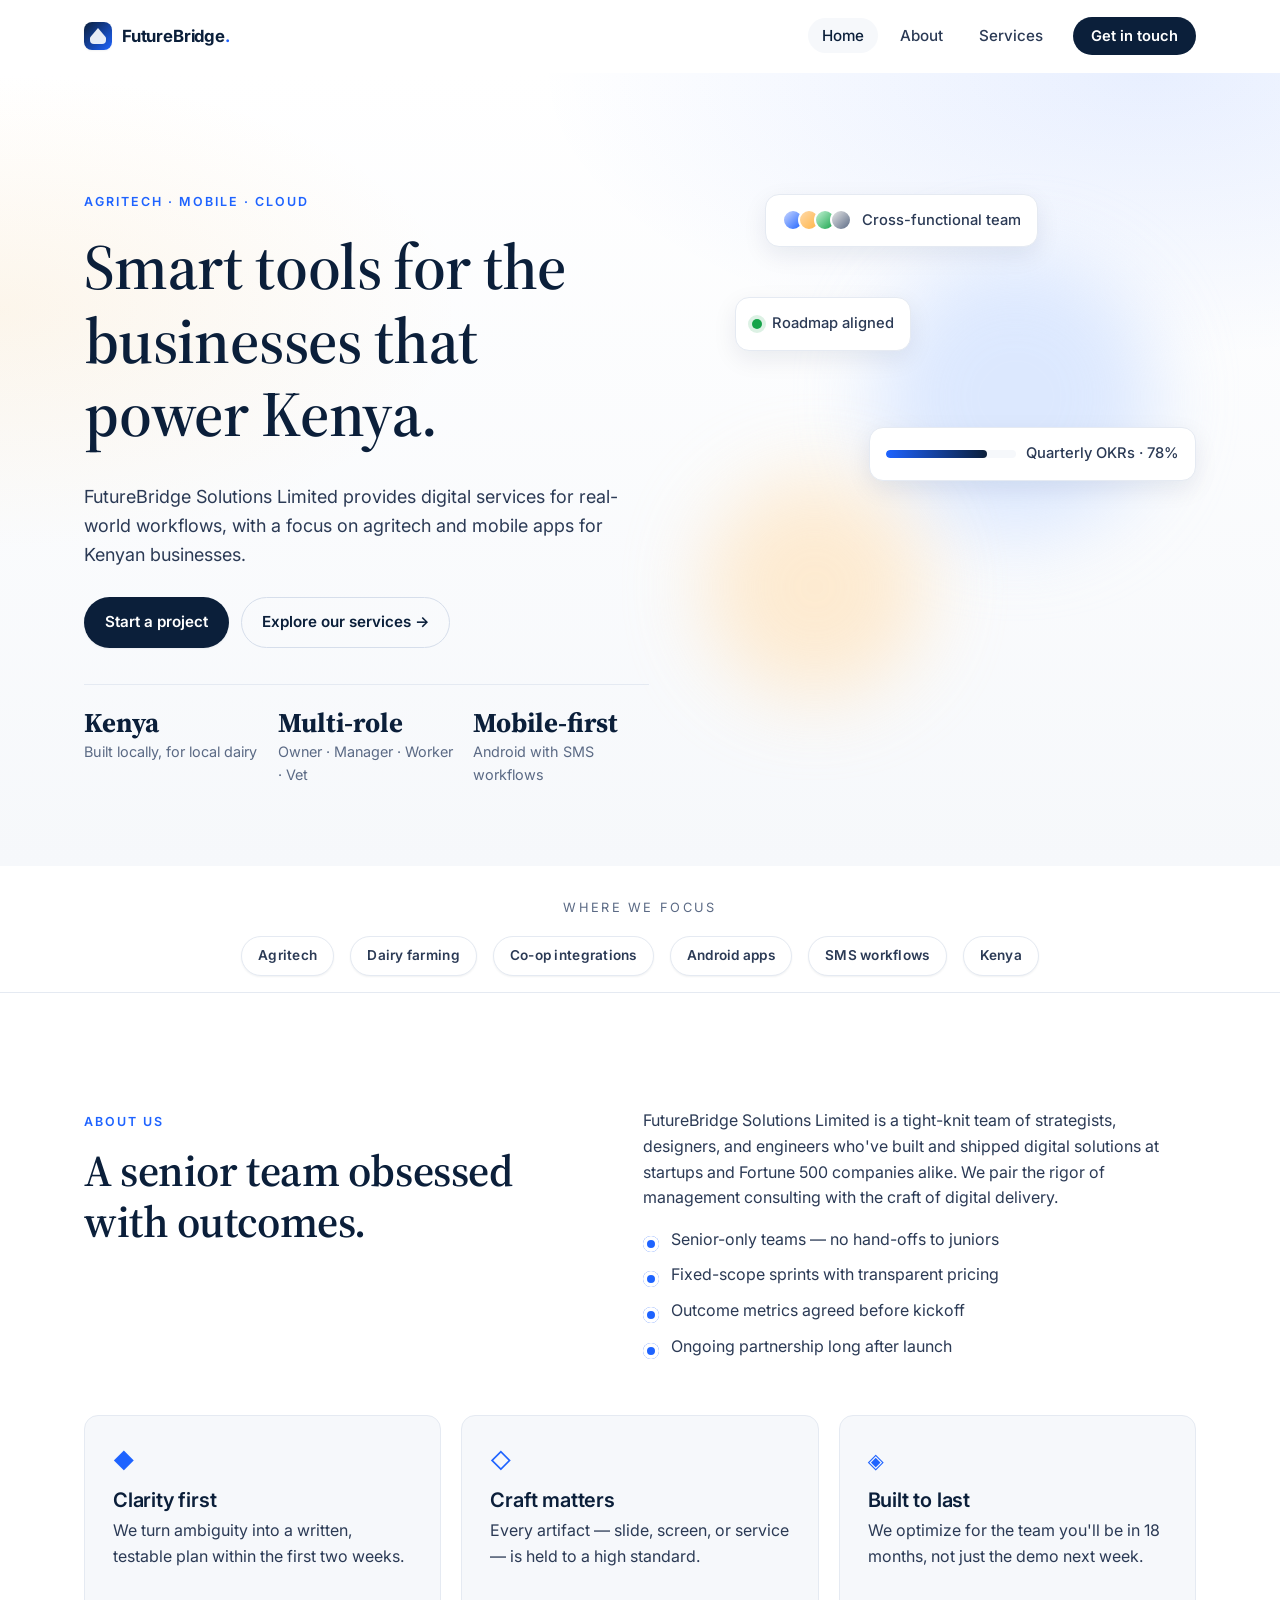
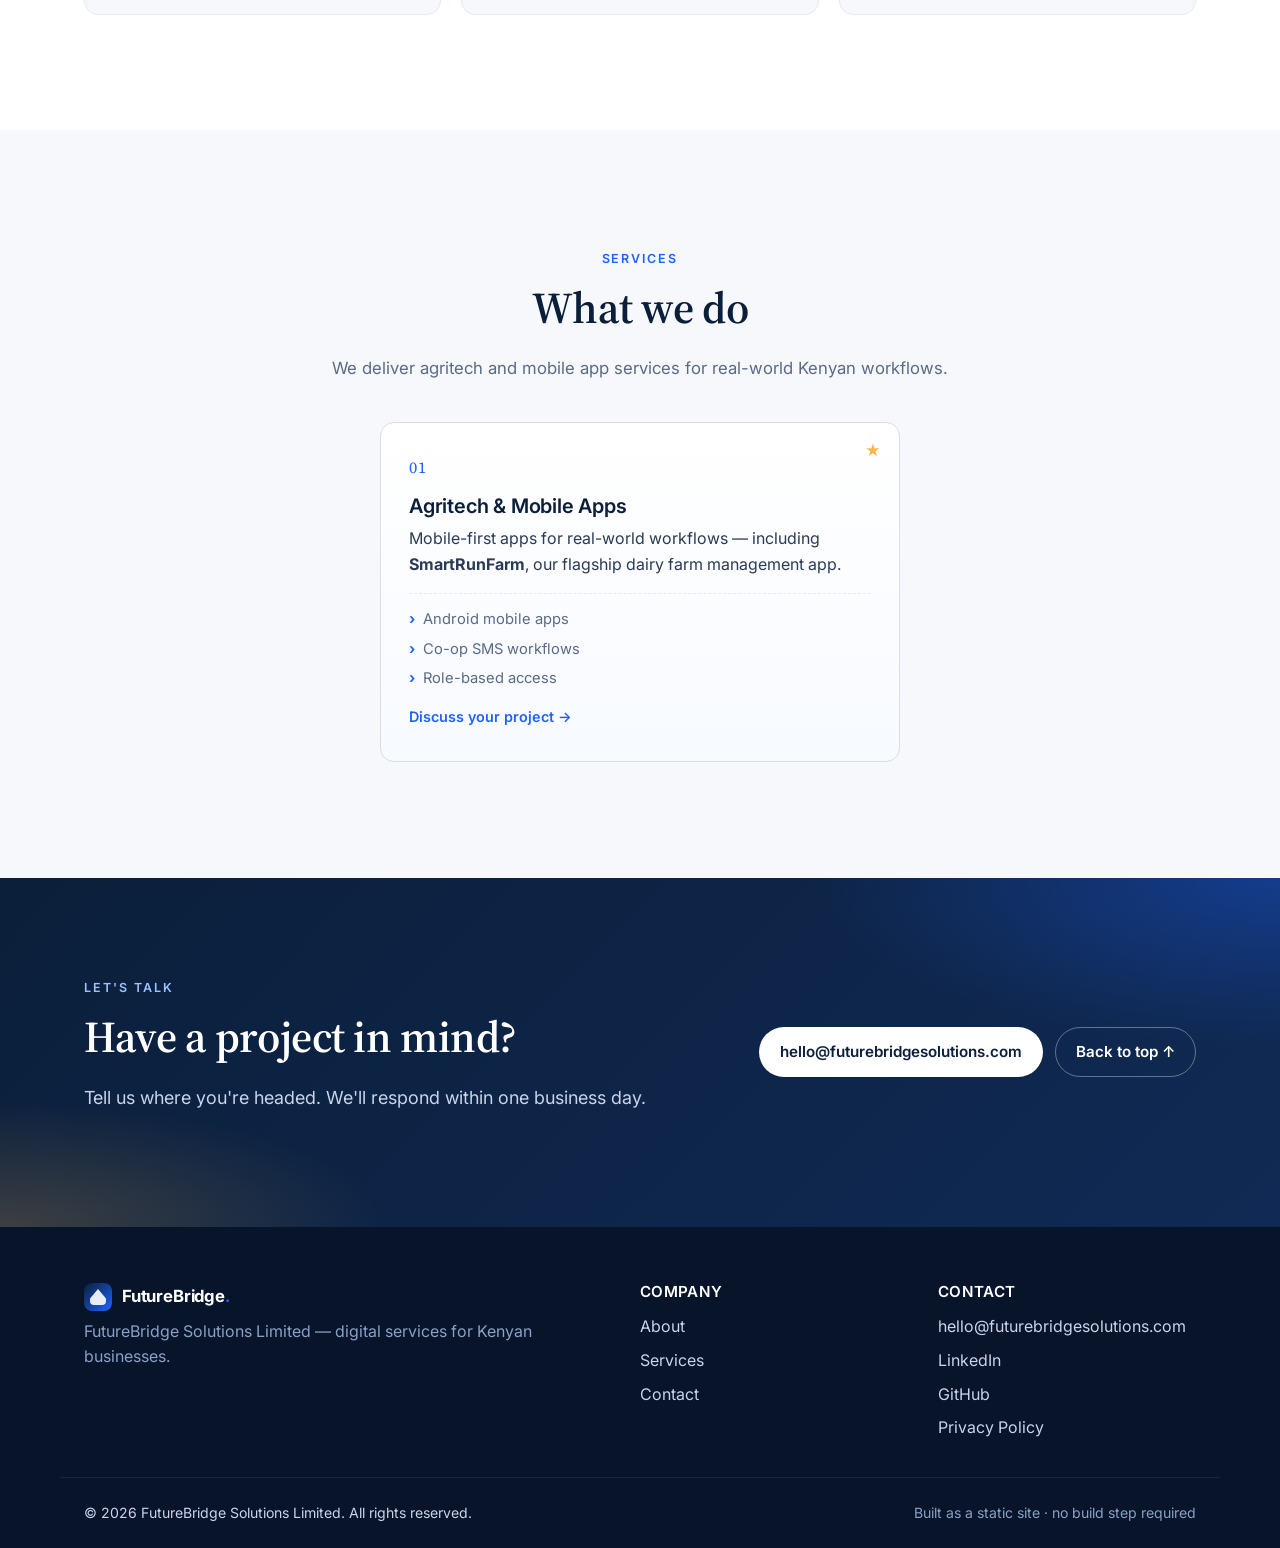
<file: index.html>
<!DOCTYPE html>
<html lang="en">
<head>
  <meta charset="UTF-8" />
  <meta name="viewport" content="width=device-width, initial-scale=1.0" />
  <meta name="description" content="FutureBridge Solutions Limited — Kenya-based digital services for agritech and mobile workflows." />
  <meta name="theme-color" content="#0b1f3a" />
  <title>FutureBridge Solutions Limited — Smart tools for Kenyan businesses</title>
  <link rel="icon" type="image/svg+xml" href="assets/favicon.svg" />
  <link rel="preconnect" href="https://fonts.googleapis.com" />
  <link rel="preconnect" href="https://fonts.gstatic.com" crossorigin />
  <link href="https://fonts.googleapis.com/css2?family=Inter:wght@400;500;600;700;800&family=Source+Serif+4:opsz,wght@8..60,500;8..60,600&display=swap" rel="stylesheet" />
  <link rel="stylesheet" href="styles.css" />
</head>
<body>
  <a class="skip-link" href="#main">Skip to content</a>

  <header class="site-header" id="siteHeader">
    <div class="container nav-wrap">
      <a class="brand" href="#home" aria-label="FutureBridge Solutions Limited home">
        <span class="brand-mark" aria-hidden="true"></span>
        <span class="brand-name">FutureBridge<span class="brand-dot">.</span></span>
      </a>

      <button class="nav-toggle" id="navToggle" aria-expanded="false" aria-controls="primaryNav" aria-label="Toggle navigation">
        <span></span><span></span><span></span>
      </button>

      <nav class="primary-nav" id="primaryNav" aria-label="Primary">
        <ul>
          <li><a href="#home" class="nav-link">Home</a></li>
          <li><a href="#about" class="nav-link">About</a></li>
          <li><a href="#services" class="nav-link">Services</a></li>
          <li><a href="#contact" class="nav-cta">Get in touch</a></li>
        </ul>
      </nav>
    </div>
  </header>

  <main id="main">
    <!-- HERO -->
    <section class="hero" id="home">
      <div class="container hero-grid">
        <div class="hero-content reveal">
          <p class="eyebrow">Agritech · Mobile · Cloud</p>
          <h1>Smart tools for the businesses that power Kenya.</h1>
          <p class="lead">
            FutureBridge Solutions Limited provides digital services for real-world workflows,
            with a focus on agritech and mobile apps for Kenyan businesses.
          </p>
          <div class="hero-cta">
            <a href="#contact" class="btn btn-primary">Start a project</a>
            <a href="#services" class="btn btn-ghost">Explore our services →</a>
          </div>

          <div class="hero-stats" aria-label="Company highlights">
            <div><strong>Kenya</strong><span>Built locally, for local dairy</span></div>
            <div><strong>Multi-role</strong><span>Owner · Manager · Worker · Vet</span></div>
            <div><strong>Mobile-first</strong><span>Android with SMS workflows</span></div>
          </div>
        </div>

        <div class="hero-visual reveal" aria-hidden="true">
          <div class="orb orb-1"></div>
          <div class="orb orb-2"></div>
          <div class="card-stack">
            <div class="float-card card-a">
              <div class="dot dot-green"></div>
              <span>Roadmap aligned</span>
            </div>
            <div class="float-card card-b">
              <div class="bar"><i style="width:78%"></i></div>
              <span>Quarterly OKRs · 78%</span>
            </div>
            <div class="float-card card-c">
              <div class="avatars">
                <span></span><span></span><span></span><span></span>
              </div>
              <span>Cross-functional team</span>
            </div>
          </div>
        </div>
      </div>
    </section>

    <!-- FOCUS STRIP -->
    <section class="logos" aria-label="What we focus on">
      <div class="container">
        <p class="logos-label">Where we focus</p>
        <ul class="logo-row focus-chips">
          <li>Agritech</li>
          <li>Dairy farming</li>
          <li>Co-op integrations</li>
          <li>Android apps</li>
          <li>SMS workflows</li>
          <li>Kenya</li>
        </ul>
      </div>
    </section>

    <!-- ABOUT -->
    <section class="section about" id="about">
      <div class="container about-grid">
        <div class="section-head reveal">
          <p class="eyebrow">About us</p>
          <h2>A senior team obsessed with outcomes.</h2>
        </div>
        <div class="about-body reveal">
          <p>
            FutureBridge Solutions Limited is a tight-knit team of strategists, designers, and
            engineers who've built and shipped digital solutions at startups and Fortune 500 companies alike.
            We pair the rigor of management consulting with the craft of digital delivery.
          </p>
          <ul class="check-list">
            <li>Senior-only teams — no hand-offs to juniors</li>
            <li>Fixed-scope sprints with transparent pricing</li>
            <li>Outcome metrics agreed before kickoff</li>
            <li>Ongoing partnership long after launch</li>
          </ul>
        </div>
      </div>

      <div class="container values">
        <div class="value-card reveal">
          <div class="value-icon">◆</div>
          <h3>Clarity first</h3>
          <p>We turn ambiguity into a written, testable plan within the first two weeks.</p>
        </div>
        <div class="value-card reveal">
          <div class="value-icon">◇</div>
          <h3>Craft matters</h3>
          <p>Every artifact — slide, screen, or service — is held to a high standard.</p>
        </div>
        <div class="value-card reveal">
          <div class="value-icon">◈</div>
          <h3>Built to last</h3>
          <p>We optimize for the team you'll be in 18 months, not just the demo next week.</p>
        </div>
      </div>
    </section>

    <!-- SERVICES -->
    <section class="section services" id="services">
      <div class="container">
        <div class="section-head center reveal">
          <p class="eyebrow">Services</p>
          <h2>What we do</h2>
          <p class="section-sub">
            We deliver agritech and mobile app services for real-world Kenyan workflows.
          </p>
        </div>

        <div class="service-grid service-grid--single">
          <article class="service-card reveal service-card-feature">
            <div class="service-num">01</div>
            <h3>Agritech &amp; Mobile Apps</h3>
            <p>Mobile-first apps for real-world workflows — including <strong>SmartRunFarm</strong>, our flagship dairy farm management app.</p>
            <ul>
              <li>Android mobile apps</li>
              <li>Co-op SMS workflows</li>
              <li>Role-based access</li>
            </ul>
            <a href="#contact" class="service-link">Discuss your project →</a>
          </article>
        </div>
      </div>
    </section>

    <!-- CTA / CONTACT -->
    <section class="cta" id="contact">
      <div class="container cta-inner reveal">
        <div>
          <p class="eyebrow light">Let's talk</p>
          <h2>Have a project in mind?</h2>
          <p class="lead">
            Tell us where you're headed. We'll respond within one business day.
          </p>
        </div>
        <div class="cta-actions">
          <a class="btn btn-primary" href="mailto:hello@futurebridgesolutions.com">hello@futurebridgesolutions.com</a>
          <a class="btn btn-ghost light" href="#home">Back to top ↑</a>
        </div>
      </div>
    </section>
  </main>

  <footer class="site-footer">
    <div class="container footer-grid">
      <div>
        <div class="brand">
          <span class="brand-mark" aria-hidden="true"></span>
          <span class="brand-name">FutureBridge<span class="brand-dot">.</span></span>
        </div>
        <p class="muted">FutureBridge Solutions Limited — digital services for Kenyan businesses.</p>
      </div>
      <div>
        <h4>Company</h4>
        <ul>
          <li><a href="#about">About</a></li>
          <li><a href="#services">Services</a></li>
          <li><a href="#contact">Contact</a></li>
        </ul>
      </div>
      <div>
        <h4>Contact</h4>
        <ul>
          <li><a href="mailto:hello@futurebridgesolutions.com">hello@futurebridgesolutions.com</a></li>
          <li><a href="https://www.linkedin.com/company/smartrunfarm/?viewAsMember=true" rel="noopener">LinkedIn</a></li>
          <li><a href="https://github.com/kahuhu25" rel="noopener">GitHub</a></li>
          <li><a href="privacy.html">Privacy Policy</a></li>
        </ul>
      </div>
    </div>
    <div class="container footer-bottom">
      <span>© <span id="year"></span> FutureBridge Solutions Limited. All rights reserved.</span>
      <span class="muted">Built as a static site · no build step required</span>
    </div>
  </footer>

  <script src="script.js" defer></script>
</body>
</html>
</file>
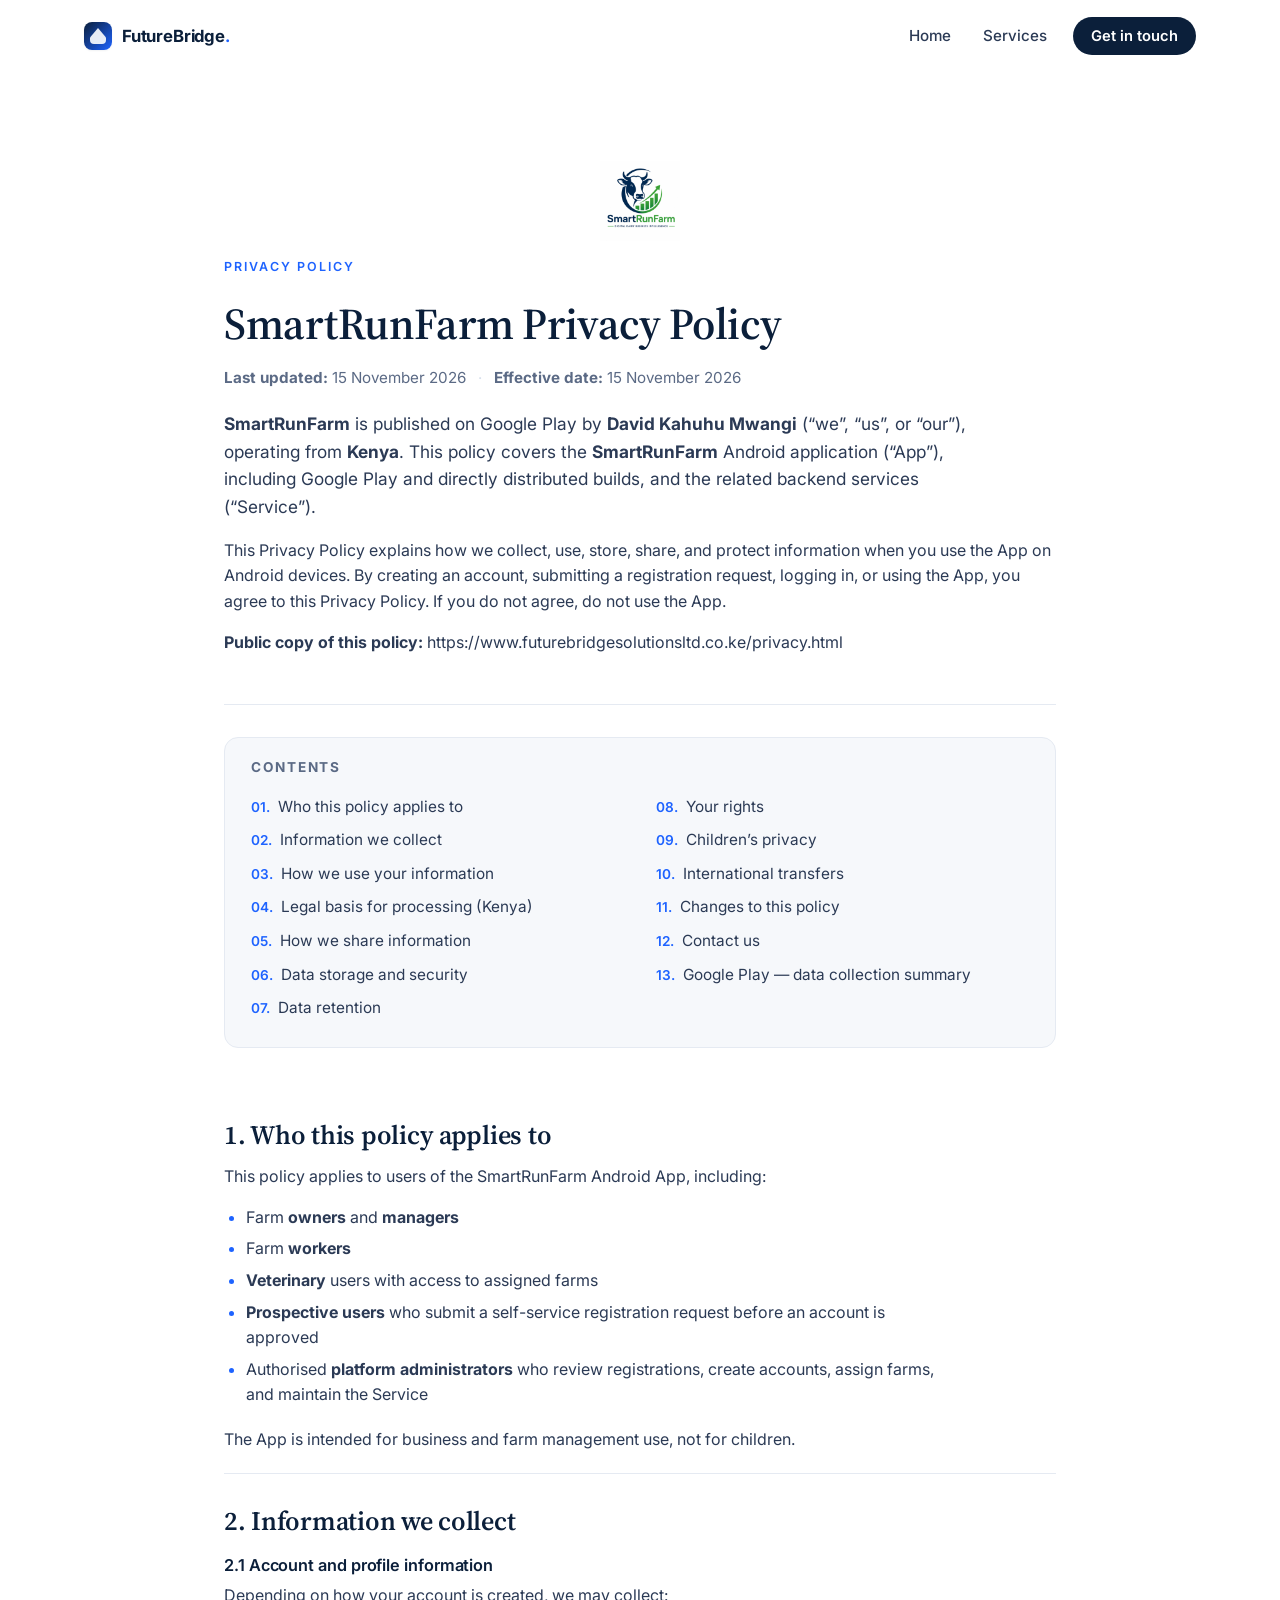
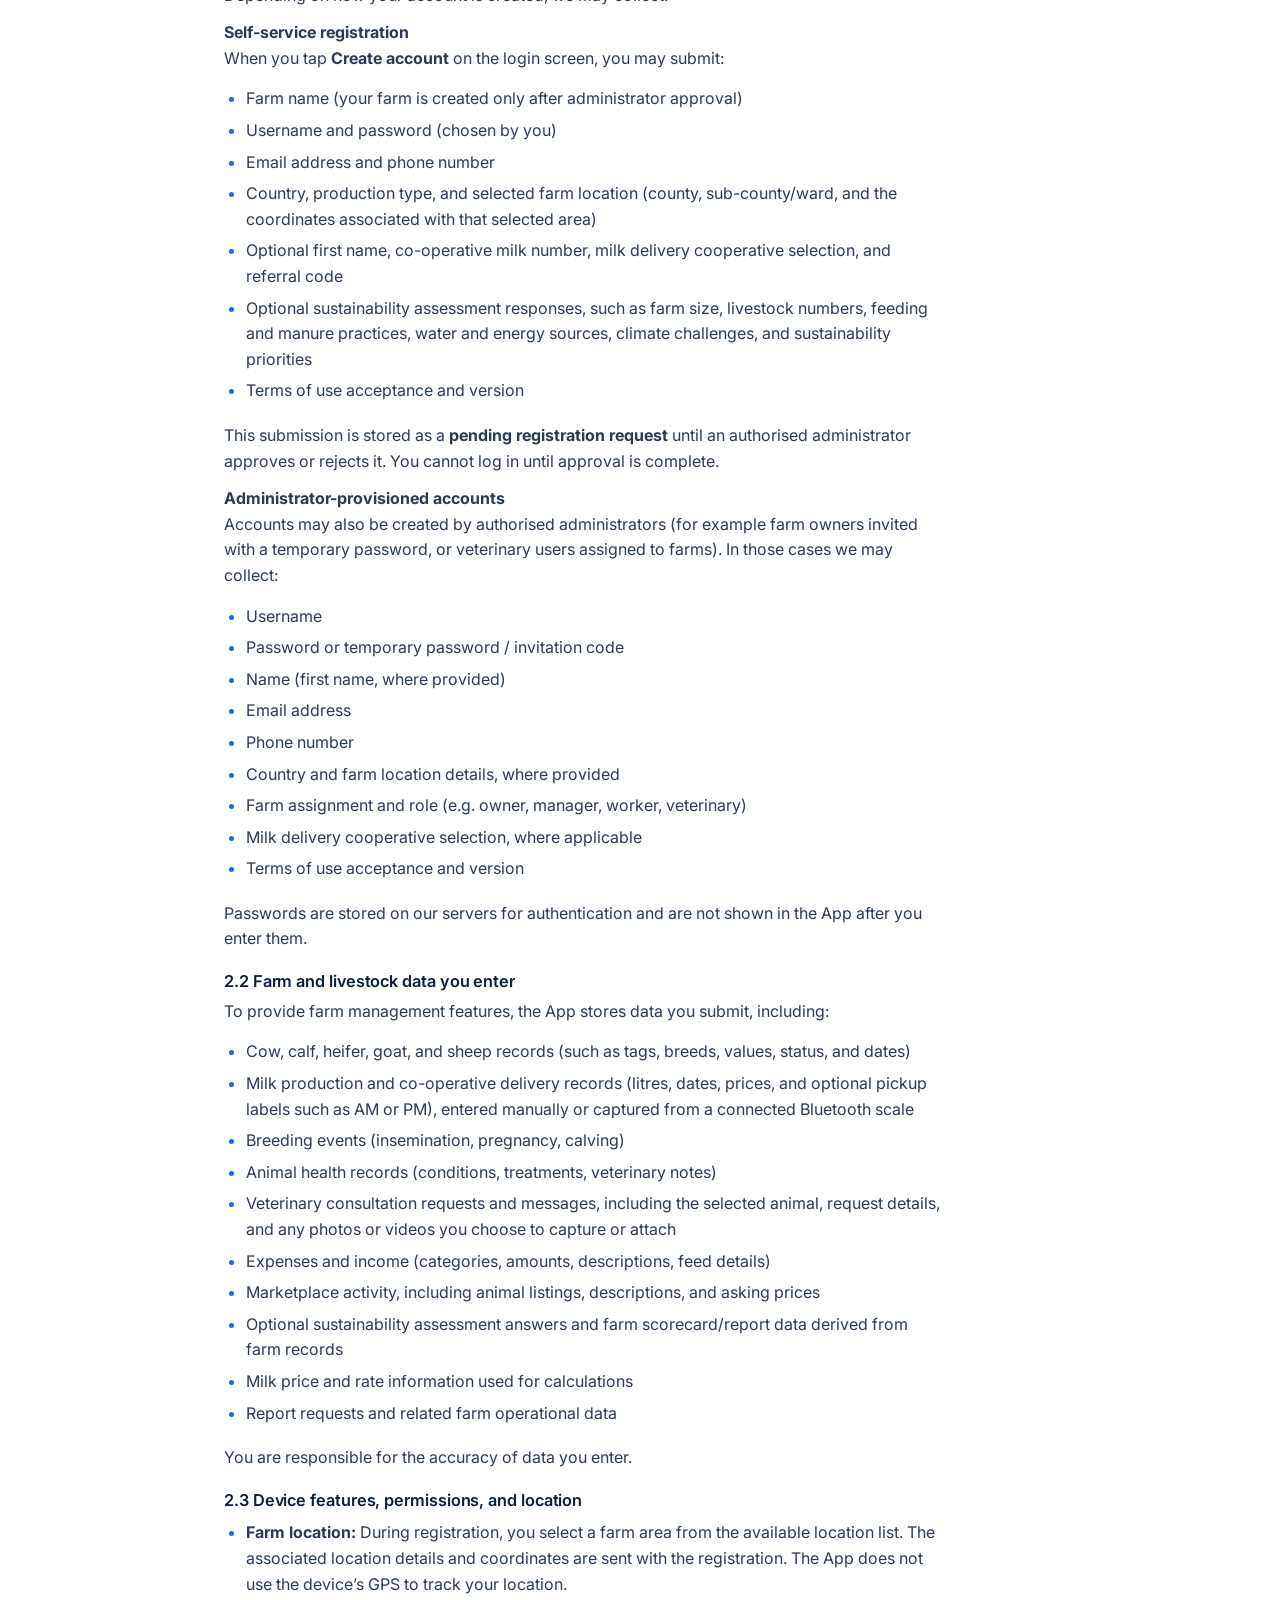
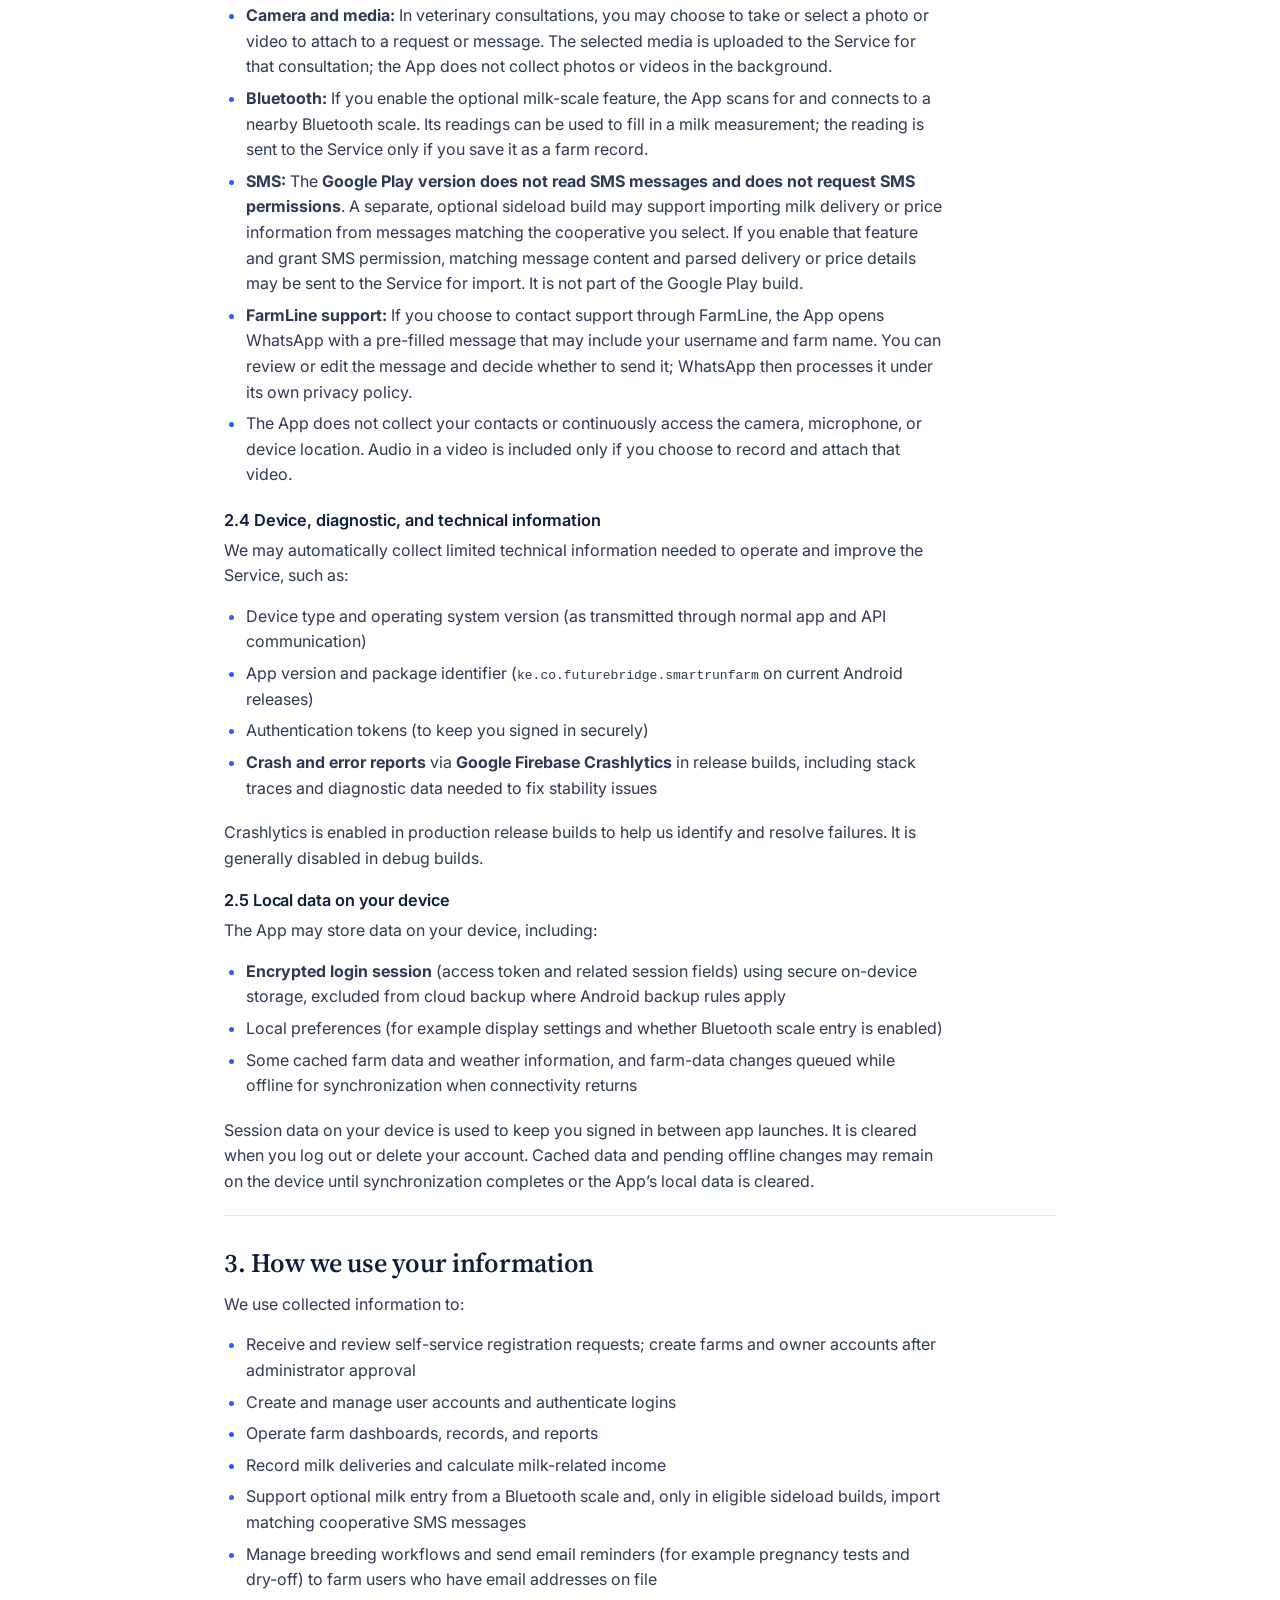
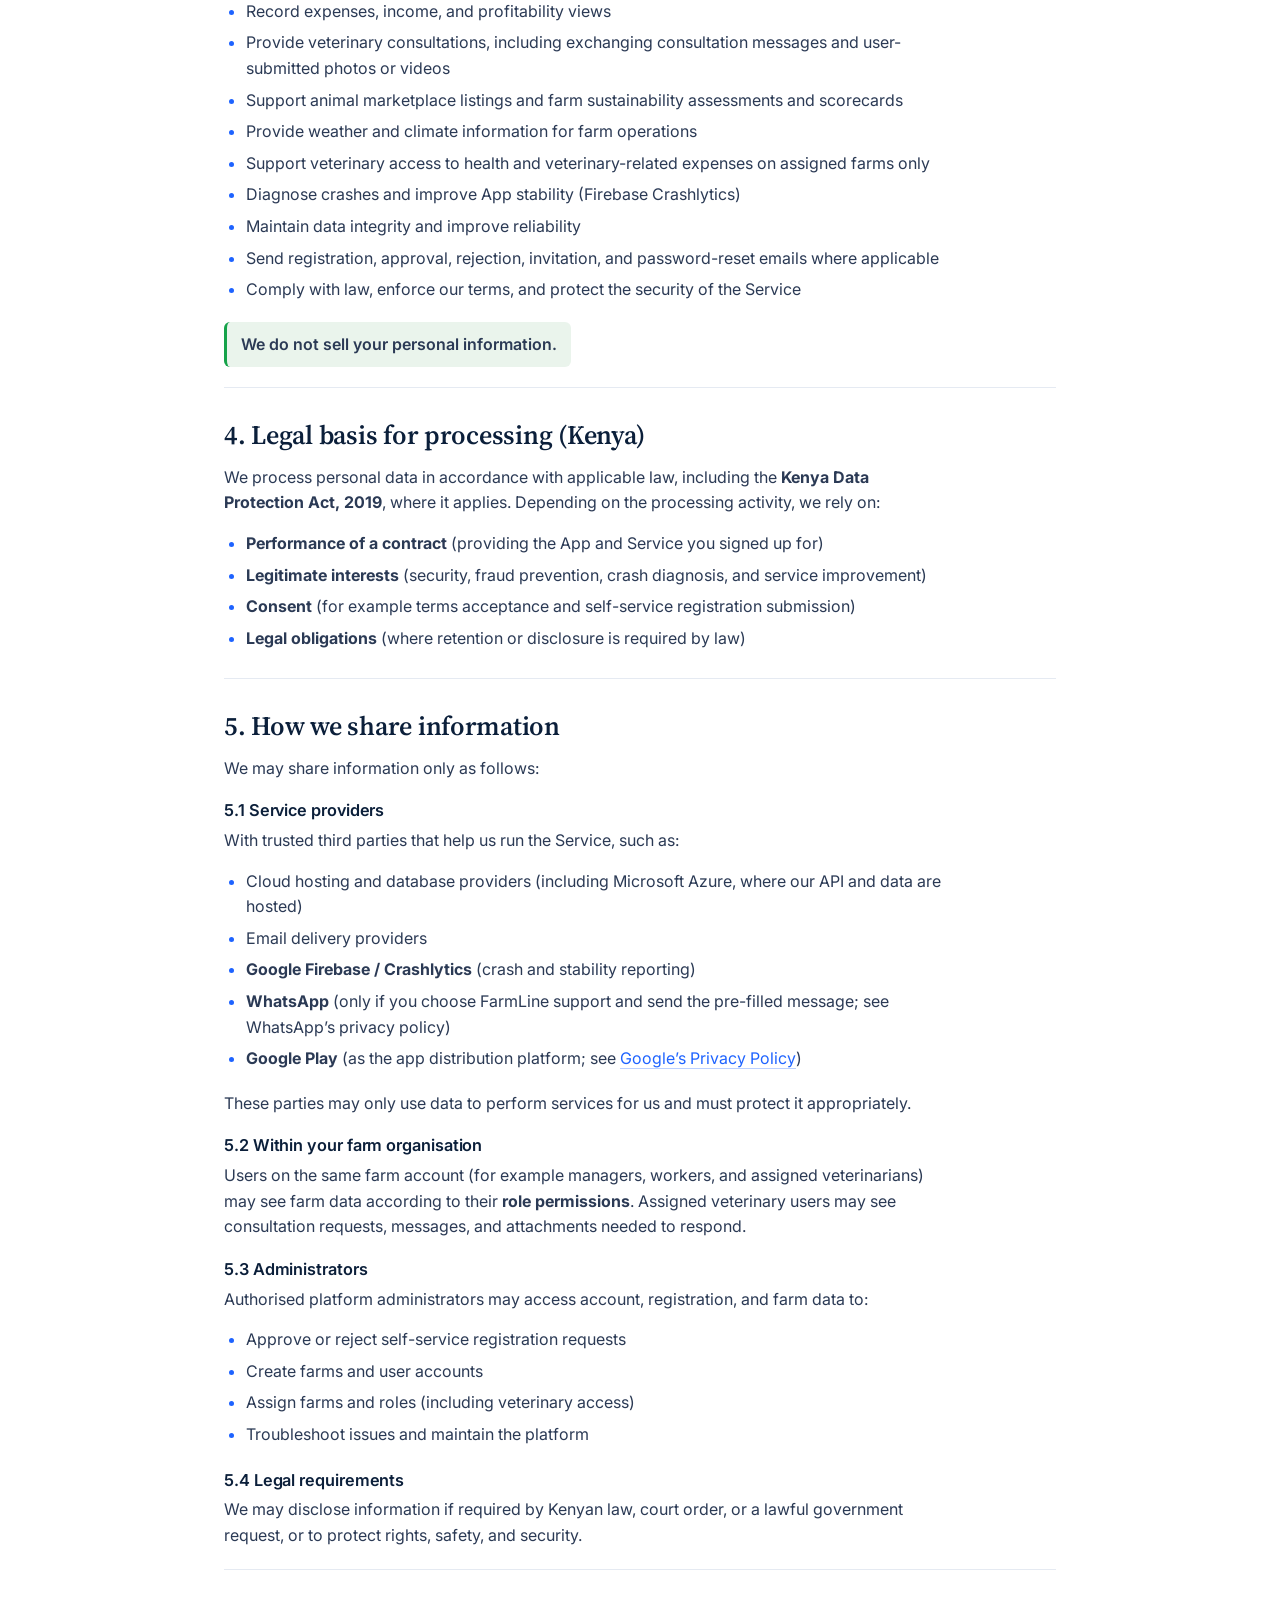
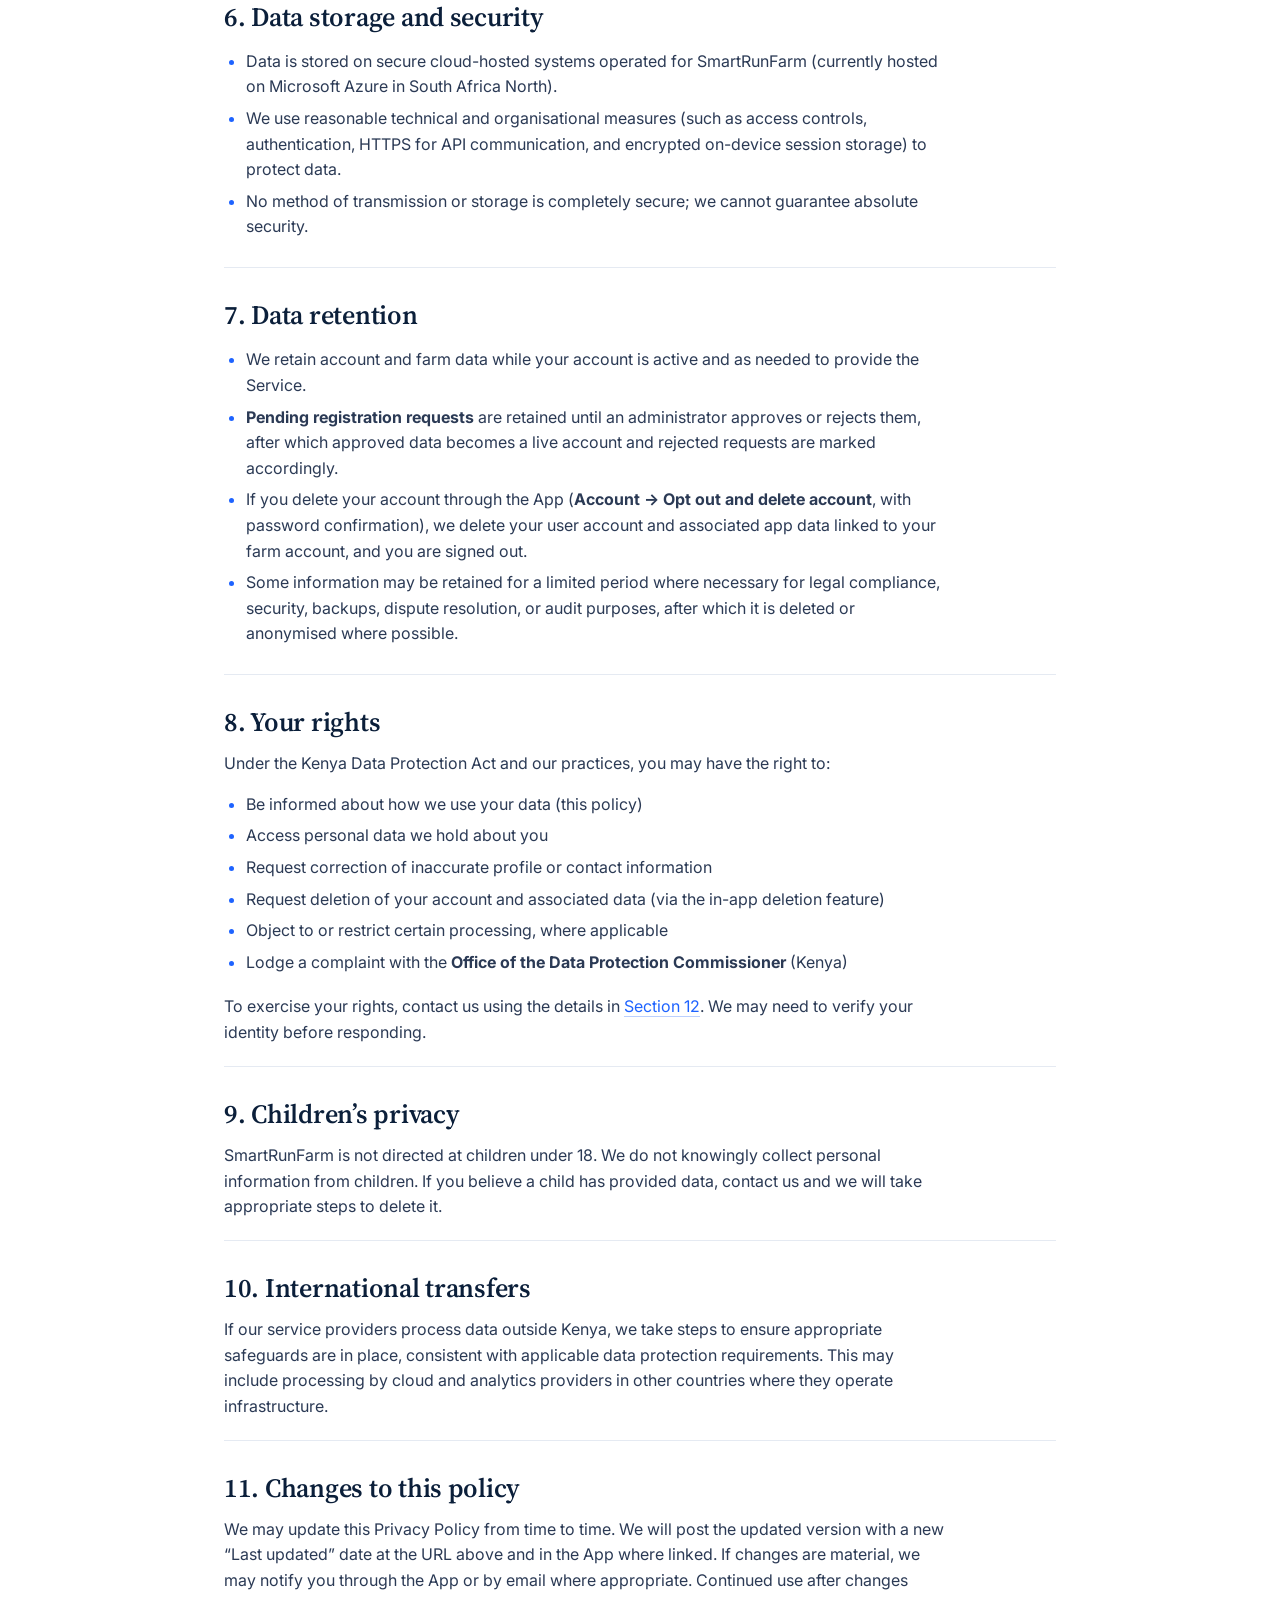
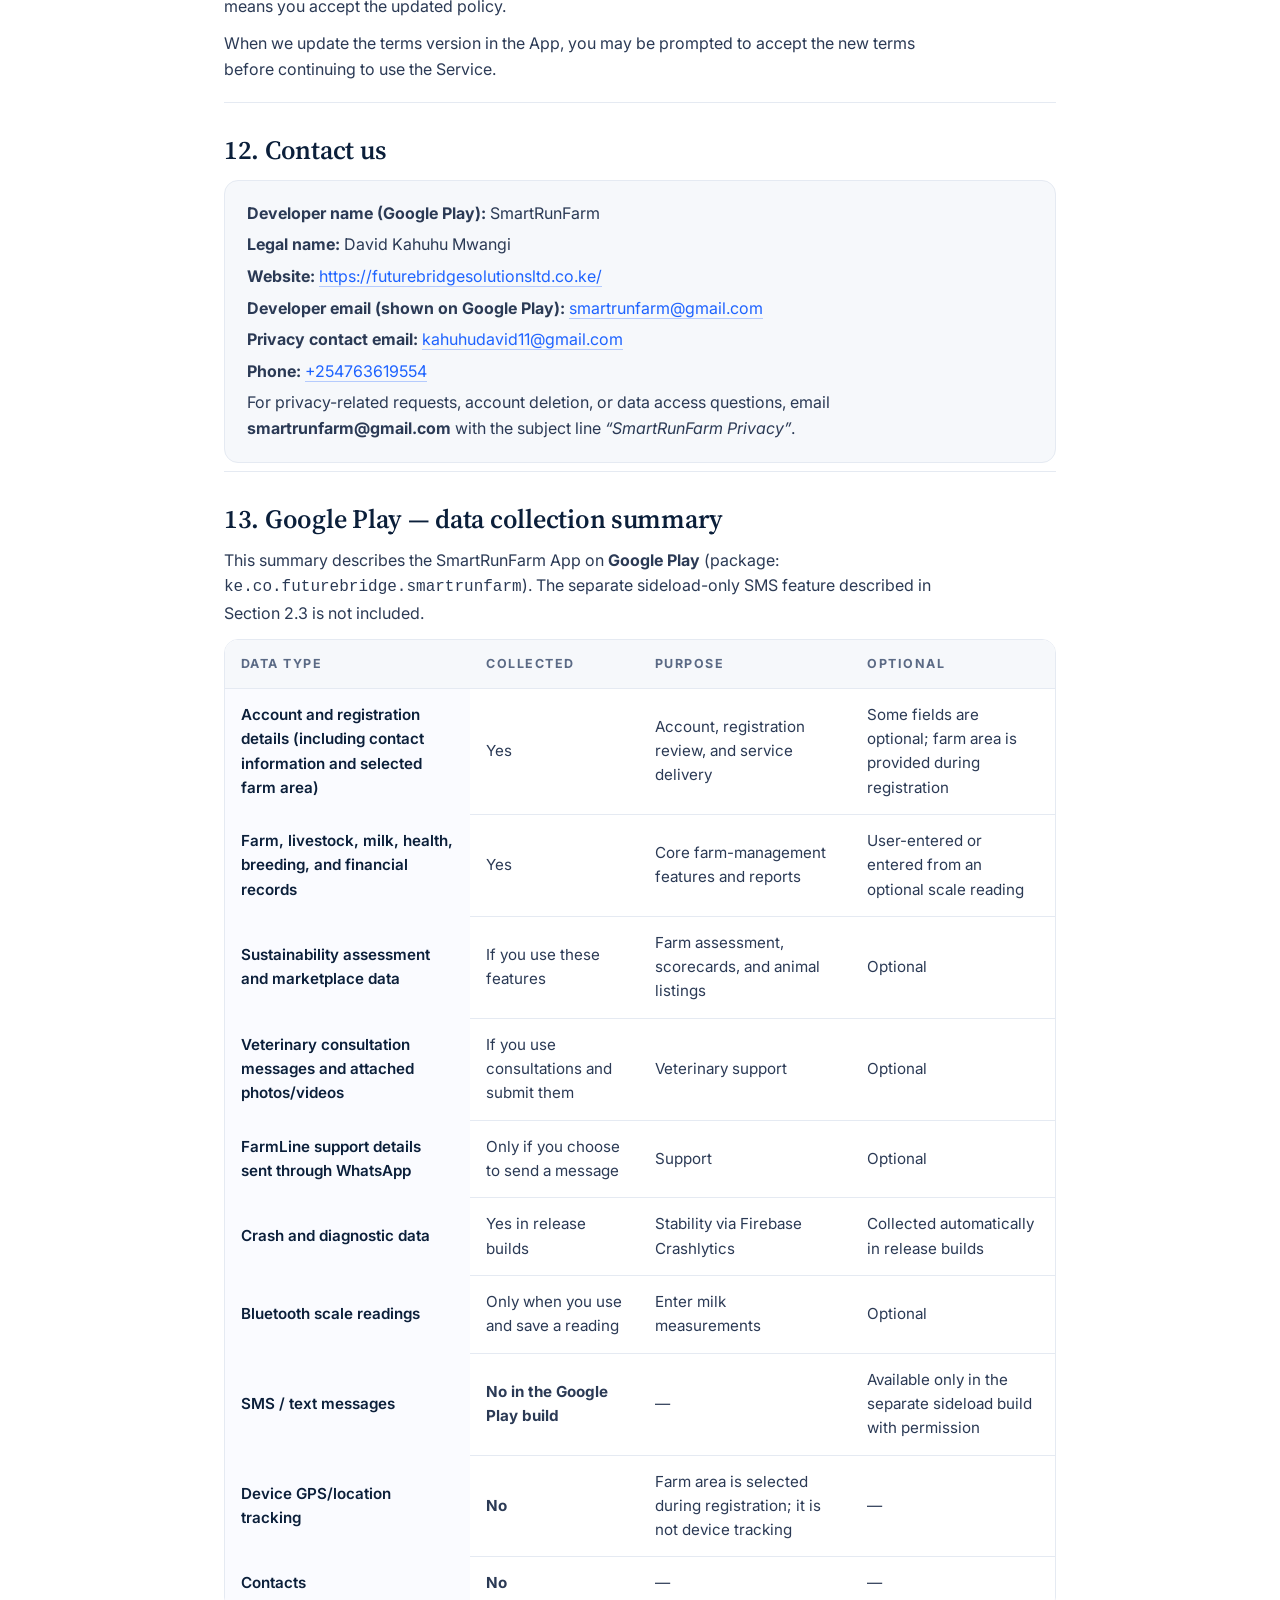
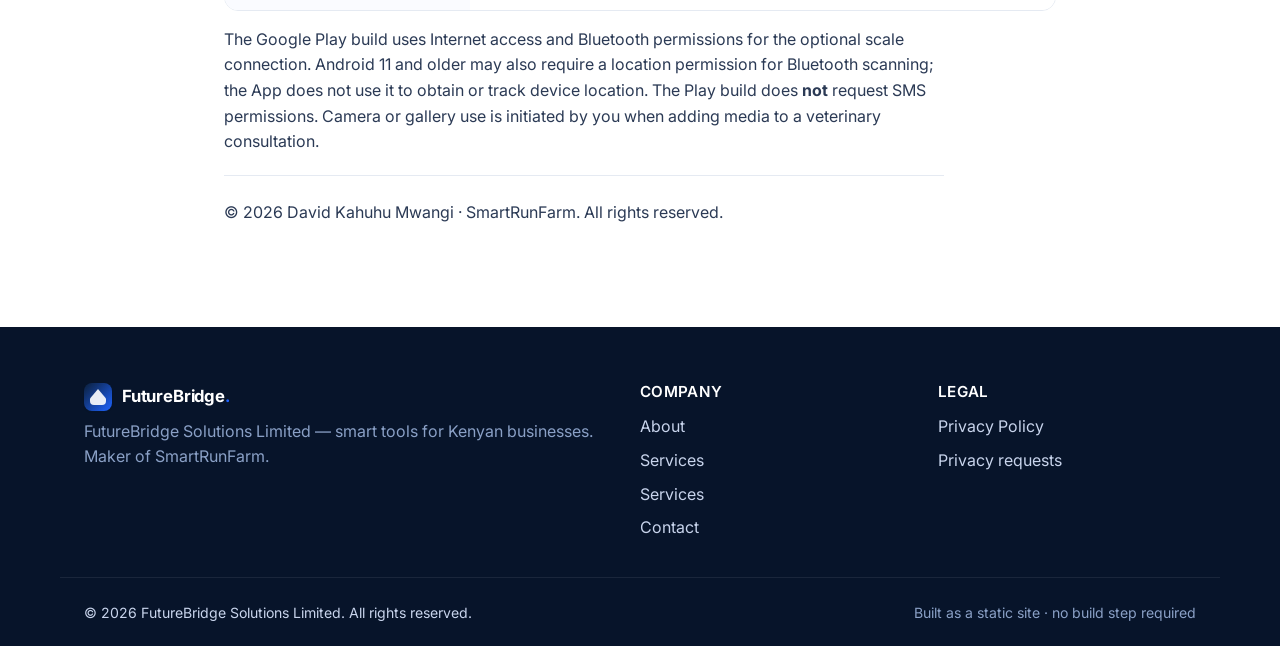
<file: privacy.html>
<!DOCTYPE html>
<html lang="en">
<head>
  <meta charset="UTF-8" />
  <meta name="viewport" content="width=device-width, initial-scale=1.0" />
  <meta name="description" content="SmartRunFarm Privacy Policy — how SmartRunFarm collects, uses, stores, shares, and protects information in the app and related services." />
  <meta name="theme-color" content="#0b1f3a" />
  <title>SmartRunFarm Privacy Policy</title>
  <link rel="icon" type="image/svg+xml" href="assets/favicon.svg" />
  <link rel="preconnect" href="https://fonts.googleapis.com" />
  <link rel="preconnect" href="https://fonts.gstatic.com" crossorigin />
  <link href="https://fonts.googleapis.com/css2?family=Inter:wght@400;500;600;700;800&family=Source+Serif+4:opsz,wght@8..60,500;8..60,600&display=swap" rel="stylesheet" />
  <link rel="stylesheet" href="styles.css" />
</head>
<body class="legal-page">
  <a class="skip-link" href="#main">Skip to content</a>

  <header class="site-header" id="siteHeader">
    <div class="container nav-wrap">
      <a class="brand" href="index.html" aria-label="FutureBridge Solutions Limited home">
        <span class="brand-mark" aria-hidden="true"></span>
        <span class="brand-name">FutureBridge<span class="brand-dot">.</span></span>
      </a>

      <nav class="primary-nav legal-nav" aria-label="Primary">
        <ul>
          <li><a href="index.html" class="nav-link">Home</a></li>
          <li><a href="index.html#services" class="nav-link">Services</a></li>
          <li><a href="index.html#contact" class="nav-cta">Get in touch</a></li>
        </ul>
      </nav>
    </div>
  </header>

  <main id="main" class="legal-doc">
    <div class="container">
      <header class="legal-head">
        <img
          src="smartrunfarm-logo.jpg"
          alt="SmartRunFarm — Digital Dairy Business Intelligence"
          class="product-logo product-logo-sm"
          width="1024"
          height="1024"
          loading="lazy"
          decoding="async"
        />
        <p class="eyebrow">Privacy Policy</p>
        <h1>SmartRunFarm Privacy Policy</h1>
        <p class="legal-meta">
          <span><strong>Last updated:</strong> 15 November 2026</span>
          <span class="legal-meta-sep" aria-hidden="true">·</span>
          <span><strong>Effective date:</strong> 15 November 2026</span>
        </p>
        <p class="legal-lead">
          <strong>SmartRunFarm</strong> is published on Google Play by <strong>David Kahuhu Mwangi</strong>
          (&ldquo;we&rdquo;, &ldquo;us&rdquo;, or &ldquo;our&rdquo;), operating from <strong>Kenya</strong>.
          This policy covers the <strong>SmartRunFarm</strong> Android application (&ldquo;App&rdquo;),
          including Google Play and directly distributed builds, and the related backend services (&ldquo;Service&rdquo;).
        </p>
        <p>
          This Privacy Policy explains how we collect, use, store, share, and protect
          information when you use the App on Android devices. By creating an account,
          submitting a registration request, logging in, or using the App, you agree to this
          Privacy Policy. If you do not agree, do not use the App.
        </p>
        <p><strong>Public copy of this policy:</strong> <a href="https://www.futurebridgesolutionsltd.co.ke/privacy.html">https://www.futurebridgesolutionsltd.co.ke/privacy.html</a></p>
      </header>

      <nav class="legal-toc" aria-label="Table of contents">
        <h2>Contents</h2>
        <ol>
          <li><a href="#section-1">Who this policy applies to</a></li>
          <li><a href="#section-2">Information we collect</a></li>
          <li><a href="#section-3">How we use your information</a></li>
          <li><a href="#section-4">Legal basis for processing (Kenya)</a></li>
          <li><a href="#section-5">How we share information</a></li>
          <li><a href="#section-6">Data storage and security</a></li>
          <li><a href="#section-7">Data retention</a></li>
          <li><a href="#section-8">Your rights</a></li>
          <li><a href="#section-9">Children&rsquo;s privacy</a></li>
          <li><a href="#section-10">International transfers</a></li>
          <li><a href="#section-11">Changes to this policy</a></li>
          <li><a href="#section-12">Contact us</a></li>
          <li><a href="#section-13">Google Play — data collection summary</a></li>
        </ol>
      </nav>

      <article class="legal-body">

        <section id="section-1">
          <h2>1. Who this policy applies to</h2>
          <p>This policy applies to users of the SmartRunFarm Android App, including:</p>
          <ul>
            <li>Farm <strong>owners</strong> and <strong>managers</strong></li>
            <li>Farm <strong>workers</strong></li>
            <li><strong>Veterinary</strong> users with access to assigned farms</li>
            <li><strong>Prospective users</strong> who submit a self-service registration request before an account is approved</li>
            <li>Authorised <strong>platform administrators</strong> who review registrations, create accounts, assign farms, and maintain the Service</li>
          </ul>
          <p>The App is intended for business and farm management use, not for children.</p>
        </section>

        <section id="section-2">
          <h2>2. Information we collect</h2>

          <h3>2.1 Account and profile information</h3>
          <p>Depending on how your account is created, we may collect:</p>

          <p><strong>Self-service registration</strong><br />
          When you tap <strong>Create account</strong> on the login screen, you may submit:</p>
          <ul>
            <li>Farm name (your farm is created only after administrator approval)</li>
            <li>Username and password (chosen by you)</li>
            <li>Email address and phone number</li>
            <li>Country, production type, and selected farm location (county, sub-county/ward, and the coordinates associated with that selected area)</li>
            <li>Optional first name, co-operative milk number, milk delivery cooperative selection, and referral code</li>
            <li>Optional sustainability assessment responses, such as farm size, livestock numbers, feeding and manure practices, water and energy sources, climate challenges, and sustainability priorities</li>
            <li>Terms of use acceptance and version</li>
          </ul>
          <p>
            This submission is stored as a <strong>pending registration request</strong> until an
            authorised administrator approves or rejects it. You cannot log in until approval is complete.
          </p>

          <p><strong>Administrator-provisioned accounts</strong><br />
          Accounts may also be created by authorised administrators (for example farm owners invited
          with a temporary password, or veterinary users assigned to farms). In those cases we may collect:</p>
          <ul>
            <li>Username</li>
            <li>Password or temporary password / invitation code</li>
            <li>Name (first name, where provided)</li>
            <li>Email address</li>
            <li>Phone number</li>
            <li>Country and farm location details, where provided</li>
            <li>Farm assignment and role (e.g. owner, manager, worker, veterinary)</li>
            <li>Milk delivery cooperative selection, where applicable</li>
            <li>Terms of use acceptance and version</li>
          </ul>
          <p>Passwords are stored on our servers for authentication and are not shown in the App after you enter them.</p>

          <h3>2.2 Farm and livestock data you enter</h3>
          <p>To provide farm management features, the App stores data you submit, including:</p>
          <ul>
            <li>Cow, calf, heifer, goat, and sheep records (such as tags, breeds, values, status, and dates)</li>
            <li>Milk production and co-operative delivery records (litres, dates, prices, and optional pickup labels such as AM or PM), entered manually or captured from a connected Bluetooth scale</li>
            <li>Breeding events (insemination, pregnancy, calving)</li>
            <li>Animal health records (conditions, treatments, veterinary notes)</li>
            <li>Veterinary consultation requests and messages, including the selected animal, request details, and any photos or videos you choose to capture or attach</li>
            <li>Expenses and income (categories, amounts, descriptions, feed details)</li>
            <li>Marketplace activity, including animal listings, descriptions, and asking prices</li>
            <li>Optional sustainability assessment answers and farm scorecard/report data derived from farm records</li>
            <li>Milk price and rate information used for calculations</li>
            <li>Report requests and related farm operational data</li>
          </ul>
          <p>You are responsible for the accuracy of data you enter.</p>

          <h3>2.3 Device features, permissions, and location</h3>
          <ul>
            <li><strong>Farm location:</strong> During registration, you select a farm area from the available location list. The associated location details and coordinates are sent with the registration. The App does not use the device&rsquo;s GPS to track your location.</li>
            <li><strong>Camera and media:</strong> In veterinary consultations, you may choose to take or select a photo or video to attach to a request or message. The selected media is uploaded to the Service for that consultation; the App does not collect photos or videos in the background.</li>
            <li><strong>Bluetooth:</strong> If you enable the optional milk-scale feature, the App scans for and connects to a nearby Bluetooth scale. Its readings can be used to fill in a milk measurement; the reading is sent to the Service only if you save it as a farm record.</li>
            <li><strong>SMS:</strong> The <strong>Google Play version does not read SMS messages and does not request SMS permissions</strong>. A separate, optional sideload build may support importing milk delivery or price information from messages matching the cooperative you select. If you enable that feature and grant SMS permission, matching message content and parsed delivery or price details may be sent to the Service for import. It is not part of the Google Play build.</li>
            <li><strong>FarmLine support:</strong> If you choose to contact support through FarmLine, the App opens WhatsApp with a pre-filled message that may include your username and farm name. You can review or edit the message and decide whether to send it; WhatsApp then processes it under its own privacy policy.</li>
            <li>The App does not collect your contacts or continuously access the camera, microphone, or device location. Audio in a video is included only if you choose to record and attach that video.</li>
          </ul>

          <h3>2.4 Device, diagnostic, and technical information</h3>
          <p>We may automatically collect limited technical information needed to operate and improve the Service, such as:</p>
          <ul>
            <li>Device type and operating system version (as transmitted through normal app and API communication)</li>
            <li>App version and package identifier (<code>ke.co.futurebridge.smartrunfarm</code> on current Android releases)</li>
            <li>Authentication tokens (to keep you signed in securely)</li>
            <li><strong>Crash and error reports</strong> via <strong>Google Firebase Crashlytics</strong> in release builds, including stack traces and diagnostic data needed to fix stability issues</li>
          </ul>
          <p>Crashlytics is enabled in production release builds to help us identify and resolve failures. It is generally disabled in debug builds.</p>

          <h3>2.5 Local data on your device</h3>
          <p>The App may store data on your device, including:</p>
          <ul>
            <li><strong>Encrypted login session</strong> (access token and related session fields) using secure on-device storage, excluded from cloud backup where Android backup rules apply</li>
            <li>Local preferences (for example display settings and whether Bluetooth scale entry is enabled)</li>
            <li>Some cached farm data and weather information, and farm-data changes queued while offline for synchronization when connectivity returns</li>
          </ul>
          <p>
            Session data on your device is used to keep you signed in between app launches. It is
            cleared when you log out or delete your account. Cached data and pending offline changes may
            remain on the device until synchronization completes or the App&rsquo;s local data is cleared.
          </p>
        </section>

        <section id="section-3">
          <h2>3. How we use your information</h2>
          <p>We use collected information to:</p>
          <ul>
            <li>Receive and review self-service registration requests; create farms and owner accounts after administrator approval</li>
            <li>Create and manage user accounts and authenticate logins</li>
            <li>Operate farm dashboards, records, and reports</li>
            <li>Record milk deliveries and calculate milk-related income</li>
            <li>Support optional milk entry from a Bluetooth scale and, only in eligible sideload builds, import matching cooperative SMS messages</li>
            <li>Manage breeding workflows and send email reminders (for example pregnancy tests and dry-off) to farm users who have email addresses on file</li>
            <li>Record expenses, income, and profitability views</li>
            <li>Provide veterinary consultations, including exchanging consultation messages and user-submitted photos or videos</li>
            <li>Support animal marketplace listings and farm sustainability assessments and scorecards</li>
            <li>Provide weather and climate information for farm operations</li>
            <li>Support veterinary access to health and veterinary-related expenses on assigned farms only</li>
            <li>Diagnose crashes and improve App stability (Firebase Crashlytics)</li>
            <li>Maintain data integrity and improve reliability</li>
            <li>Send registration, approval, rejection, invitation, and password-reset emails where applicable</li>
            <li>Comply with law, enforce our terms, and protect the security of the Service</li>
          </ul>
          <p class="legal-emphasis">We do not sell your personal information.</p>
        </section>

        <section id="section-4">
          <h2>4. Legal basis for processing (Kenya)</h2>
          <p>
            We process personal data in accordance with applicable law, including the
            <strong>Kenya Data Protection Act, 2019</strong>, where it applies. Depending on the
            processing activity, we rely on:
          </p>
          <ul>
            <li><strong>Performance of a contract</strong> (providing the App and Service you signed up for)</li>
            <li><strong>Legitimate interests</strong> (security, fraud prevention, crash diagnosis, and service improvement)</li>
            <li><strong>Consent</strong> (for example terms acceptance and self-service registration submission)</li>
            <li><strong>Legal obligations</strong> (where retention or disclosure is required by law)</li>
          </ul>
        </section>

        <section id="section-5">
          <h2>5. How we share information</h2>
          <p>We may share information only as follows:</p>

          <h3>5.1 Service providers</h3>
          <p>With trusted third parties that help us run the Service, such as:</p>
          <ul>
            <li>Cloud hosting and database providers (including Microsoft Azure, where our API and data are hosted)</li>
            <li>Email delivery providers</li>
            <li><strong>Google Firebase / Crashlytics</strong> (crash and stability reporting)</li>
            <li><strong>WhatsApp</strong> (only if you choose FarmLine support and send the pre-filled message; see WhatsApp&rsquo;s privacy policy)</li>
            <li><strong>Google Play</strong> (as the app distribution platform; see <a href="https://policies.google.com/privacy" rel="noopener noreferrer">Google&rsquo;s Privacy Policy</a>)</li>
          </ul>
          <p>These parties may only use data to perform services for us and must protect it appropriately.</p>

          <h3>5.2 Within your farm organisation</h3>
          <p>
            Users on the same farm account (for example managers, workers, and assigned
            veterinarians) may see farm data according to their <strong>role permissions</strong>.
            Assigned veterinary users may see consultation requests, messages, and attachments needed to respond.
          </p>

          <h3>5.3 Administrators</h3>
          <p>Authorised platform administrators may access account, registration, and farm data to:</p>
          <ul>
            <li>Approve or reject self-service registration requests</li>
            <li>Create farms and user accounts</li>
            <li>Assign farms and roles (including veterinary access)</li>
            <li>Troubleshoot issues and maintain the platform</li>
          </ul>

          <h3>5.4 Legal requirements</h3>
          <p>
            We may disclose information if required by Kenyan law, court order, or a lawful
            government request, or to protect rights, safety, and security.
          </p>

        </section>

        <section id="section-6">
          <h2>6. Data storage and security</h2>
          <ul>
            <li>Data is stored on secure cloud-hosted systems operated for SmartRunFarm (currently hosted on Microsoft Azure in South Africa North).</li>
            <li>We use reasonable technical and organisational measures (such as access controls, authentication, HTTPS for API communication, and encrypted on-device session storage) to protect data.</li>
            <li>No method of transmission or storage is completely secure; we cannot guarantee absolute security.</li>
          </ul>
        </section>

        <section id="section-7">
          <h2>7. Data retention</h2>
          <ul>
            <li>We retain account and farm data while your account is active and as needed to provide the Service.</li>
            <li><strong>Pending registration requests</strong> are retained until an administrator approves or rejects them, after which approved data becomes a live account and rejected requests are marked accordingly.</li>
            <li>If you delete your account through the App (<strong>Account → Opt out and delete account</strong>, with password confirmation), we delete your user account and associated app data linked to your farm account, and you are signed out.</li>
            <li>Some information may be retained for a limited period where necessary for legal compliance, security, backups, dispute resolution, or audit purposes, after which it is deleted or anonymised where possible.</li>
          </ul>
        </section>

        <section id="section-8">
          <h2>8. Your rights</h2>
          <p>Under the Kenya Data Protection Act and our practices, you may have the right to:</p>
          <ul>
            <li>Be informed about how we use your data (this policy)</li>
            <li>Access personal data we hold about you</li>
            <li>Request correction of inaccurate profile or contact information</li>
            <li>Request deletion of your account and associated data (via the in-app deletion feature)</li>
            <li>Object to or restrict certain processing, where applicable</li>
            <li>Lodge a complaint with the <strong>Office of the Data Protection Commissioner</strong> (Kenya)</li>
          </ul>
          <p>
            To exercise your rights, contact us using the details in <a href="#section-12">Section 12</a>.
            We may need to verify your identity before responding.
          </p>
        </section>

        <section id="section-9">
          <h2>9. Children&rsquo;s privacy</h2>
          <p>
            SmartRunFarm is not directed at children under 18. We do not knowingly collect
            personal information from children. If you believe a child has provided data,
            contact us and we will take appropriate steps to delete it.
          </p>
        </section>

        <section id="section-10">
          <h2>10. International transfers</h2>
          <p>
            If our service providers process data outside Kenya, we take steps to ensure
            appropriate safeguards are in place, consistent with applicable data protection
            requirements. This may include processing by cloud and analytics providers in other
            countries where they operate infrastructure.
          </p>
        </section>

        <section id="section-11">
          <h2>11. Changes to this policy</h2>
          <p>
            We may update this Privacy Policy from time to time. We will post the updated
            version with a new &ldquo;Last updated&rdquo; date at the URL above and in the App where linked.
            If changes are material, we may notify you through the App or by email where appropriate.
            Continued use after changes means you accept the updated policy.
          </p>
          <p>
            When we update the terms version in the App, you may be prompted to accept the new
            terms before continuing to use the Service.
          </p>
        </section>

        <section id="section-12">
          <h2>12. Contact us</h2>
          <div class="contact-block">
            <p><strong>Developer name (Google Play):</strong> SmartRunFarm</p>
            <p><strong>Legal name:</strong> David Kahuhu Mwangi</p>
            <p><strong>Website:</strong> <a href="https://futurebridgesolutionsltd.co.ke/">https://futurebridgesolutionsltd.co.ke/</a></p>
            <p><strong>Developer email (shown on Google Play):</strong> <a href="mailto:smartrunfarm@gmail.com?subject=SmartRunFarm%20Privacy">smartrunfarm@gmail.com</a></p>
            <p><strong>Privacy contact email:</strong> <a href="mailto:kahuhudavid11@gmail.com?subject=SmartRunFarm%20Privacy">kahuhudavid11@gmail.com</a></p>
            <p><strong>Phone:</strong> <a href="tel:+254763619554">+254763619554</a></p>
            <p>
              For privacy-related requests, account deletion, or data access questions, email
              <strong>smartrunfarm@gmail.com</strong>
              with the subject line <em>&ldquo;SmartRunFarm Privacy&rdquo;</em>.
            </p>
          </div>
        </section>

        <section id="section-13">
          <h2>13. Google Play — data collection summary</h2>
          <p>
            This summary describes the SmartRunFarm App on <strong>Google Play</strong>
            (package: <code>ke.co.futurebridge.smartrunfarm</code>). The separate sideload-only SMS feature described in Section 2.3 is not included.
          </p>
          <div class="legal-table-wrap">
            <table class="legal-table">
              <thead>
                <tr>
                  <th scope="col">Data type</th>
                  <th scope="col">Collected</th>
                  <th scope="col">Purpose</th>
                  <th scope="col">Optional</th>
                </tr>
              </thead>
              <tbody>
                <tr>
                  <th scope="row">Account and registration details (including contact information and selected farm area)</th>
                  <td>Yes</td>
                  <td>Account, registration review, and service delivery</td>
                  <td>Some fields are optional; farm area is provided during registration</td>
                </tr>
                <tr>
                  <th scope="row">Farm, livestock, milk, health, breeding, and financial records</th>
                  <td>Yes</td>
                  <td>Core farm-management features and reports</td>
                  <td>User-entered or entered from an optional scale reading</td>
                </tr>
                <tr>
                  <th scope="row">Sustainability assessment and marketplace data</th>
                  <td>If you use these features</td>
                  <td>Farm assessment, scorecards, and animal listings</td>
                  <td>Optional</td>
                </tr>
                <tr>
                  <th scope="row">Veterinary consultation messages and attached photos/videos</th>
                  <td>If you use consultations and submit them</td>
                  <td>Veterinary support</td>
                  <td>Optional</td>
                </tr>
                <tr>
                  <th scope="row">FarmLine support details sent through WhatsApp</th>
                  <td>Only if you choose to send a message</td>
                  <td>Support</td>
                  <td>Optional</td>
                </tr>
                <tr>
                  <th scope="row">Crash and diagnostic data</th>
                  <td>Yes in release builds</td>
                  <td>Stability via Firebase Crashlytics</td>
                  <td>Collected automatically in release builds</td>
                </tr>
                <tr>
                  <th scope="row">Bluetooth scale readings</th>
                  <td>Only when you use and save a reading</td>
                  <td>Enter milk measurements</td>
                  <td>Optional</td>
                </tr>
                <tr>
                  <th scope="row">SMS / text messages</th>
                  <td><strong>No in the Google Play build</strong></td>
                  <td>—</td>
                  <td>Available only in the separate sideload build with permission</td>
                </tr>
                <tr>
                  <th scope="row">Device GPS/location tracking</th>
                  <td><strong>No</strong></td>
                  <td>Farm area is selected during registration; it is not device tracking</td>
                  <td>—</td>
                </tr>
                <tr>
                  <th scope="row">Contacts</th>
                  <td><strong>No</strong></td>
                  <td>—</td>
                  <td>—</td>
                </tr>
              </tbody>
            </table>
          </div>
          <p class="legal-fineprint">
            The Google Play build uses Internet access and Bluetooth permissions for the optional scale connection.
            Android 11 and older may also require a location permission for Bluetooth scanning; the App does not
            use it to obtain or track device location. The Play build does <strong>not</strong> request SMS
            permissions. Camera or gallery use is initiated by you when adding media to a veterinary consultation.
          </p>
        </section>

        <p class="legal-copyright">&copy; 2026 David Kahuhu Mwangi &middot; SmartRunFarm. All rights reserved.</p>
      </article>
    </div>
  </main>

  <footer class="site-footer">
    <div class="container footer-grid">
      <div>
        <div class="brand">
          <span class="brand-mark" aria-hidden="true"></span>
          <span class="brand-name">FutureBridge<span class="brand-dot">.</span></span>
        </div>
        <p class="muted">FutureBridge Solutions Limited — smart tools for Kenyan businesses. Maker of SmartRunFarm.</p>
      </div>
      <div>
        <h4>Company</h4>
        <ul>
          <li><a href="index.html#about">About</a></li>
          <li><a href="index.html#services">Services</a></li>
          <li><a href="index.html#services">Services</a></li>
          <li><a href="index.html#contact">Contact</a></li>
        </ul>
      </div>
      <div>
        <h4>Legal</h4>
        <ul>
          <li><a href="privacy.html">Privacy Policy</a></li>
          <li><a href="mailto:smartrunfarm@gmail.com?subject=SmartRunFarm%20Privacy">Privacy requests</a></li>
        </ul>
      </div>
    </div>
    <div class="container footer-bottom">
      <span>&copy; <span id="year"></span> FutureBridge Solutions Limited. All rights reserved.</span>
      <span class="muted">Built as a static site &middot; no build step required</span>
    </div>
  </footer>

  <script src="script.js" defer></script>
</body>
</html>
</file>
<file: styles.css>
/* ============================================================
   FutureBridge Solutions Limited — Static Site
   Plain CSS · No build step · GitHub Pages friendly
   ============================================================ */

:root {
  --bg: #ffffff;
  --bg-soft: #f6f8fb;
  --bg-elev: #ffffff;
  --ink: #0b1f3a;
  --ink-2: #2b3a55;
  --muted: #5b6a85;
  --line: #e5eaf2;
  --line-strong: #d6deeb;
  --brand: #0b1f3a;
  --brand-2: #1e63ff;
  --brand-3: #0a4ad1;
  --accent: #ffb547;
  --success: #16a34a;
  --shadow-sm: 0 1px 2px rgba(11, 31, 58, 0.06);
  --shadow-md: 0 8px 24px rgba(11, 31, 58, 0.08);
  --shadow-lg: 0 24px 60px rgba(11, 31, 58, 0.12);
  --radius-sm: 8px;
  --radius: 14px;
  --radius-lg: 20px;
  --maxw: 1160px;
  --header-h: 72px;
  --font-sans: "Inter", system-ui, -apple-system, "Segoe UI", Roboto, "Helvetica Neue", Arial, sans-serif;
  --font-serif: "Source Serif 4", Georgia, "Times New Roman", serif;
}

/* ---------- Reset / base ---------- */
* { box-sizing: border-box; }
html { scroll-behavior: smooth; }
html, body { margin: 0; padding: 0; }
body {
  font-family: var(--font-sans);
  color: var(--ink);
  background: var(--bg);
  line-height: 1.6;
  -webkit-font-smoothing: antialiased;
  text-rendering: optimizeLegibility;
}
img, svg { display: block; max-width: 100%; }
a { color: inherit; text-decoration: none; }
ul { margin: 0; padding: 0; list-style: none; }
button { font: inherit; cursor: pointer; }

.container {
  width: 100%;
  max-width: var(--maxw);
  margin: 0 auto;
  padding: 0 24px;
}

.skip-link {
  position: absolute;
  left: -9999px;
  top: 0;
  background: var(--ink);
  color: #fff;
  padding: 10px 14px;
  border-radius: 6px;
  z-index: 999;
}
.skip-link:focus { left: 16px; top: 16px; }

/* ---------- Typography ---------- */
h1, h2, h3, h4 {
  font-family: var(--font-serif);
  color: var(--ink);
  line-height: 1.15;
  letter-spacing: -0.01em;
  margin: 0 0 0.5em;
  font-weight: 600;
}
h1 { font-size: clamp(2.4rem, 5vw + 0.4rem, 4rem); }
h2 { font-size: clamp(1.9rem, 2.4vw + 1rem, 2.75rem); }
h3 { font-size: 1.25rem; font-family: var(--font-sans); font-weight: 600; }
h4 { font-size: 0.95rem; font-family: var(--font-sans); font-weight: 600; letter-spacing: 0.02em; text-transform: uppercase; color: var(--ink-2); }
p { margin: 0 0 1em; color: var(--ink-2); }
.lead { font-size: 1.125rem; color: var(--ink-2); max-width: 56ch; }
.eyebrow {
  display: inline-block;
  font-size: 0.78rem;
  font-weight: 600;
  letter-spacing: 0.16em;
  text-transform: uppercase;
  color: var(--brand-2);
  margin: 0 0 14px;
}
.eyebrow.light { color: #9ec0ff; }
.muted { color: var(--muted); }

/* ---------- Buttons ---------- */
.btn {
  display: inline-flex;
  align-items: center;
  justify-content: center;
  gap: 8px;
  padding: 12px 20px;
  border-radius: 999px;
  font-weight: 600;
  font-size: 0.95rem;
  border: 1px solid transparent;
  transition: transform .15s ease, background .2s ease, color .2s ease, border-color .2s ease, box-shadow .2s ease;
  white-space: nowrap;
}
.btn-primary {
  background: var(--ink);
  color: #fff;
  box-shadow: var(--shadow-sm);
}
.btn-primary:hover { background: #11294d; transform: translateY(-1px); box-shadow: var(--shadow-md); }
.btn-ghost {
  background: transparent;
  color: var(--ink);
  border-color: var(--line-strong);
}
.btn-ghost:hover { border-color: var(--ink); transform: translateY(-1px); }
.btn-ghost.light { color: #fff; border-color: rgba(255,255,255,0.35); }
.btn-ghost.light:hover { border-color: #fff; }

/* ---------- Header / Nav ---------- */
.site-header {
  position: sticky;
  top: 0;
  z-index: 50;
  background: rgba(255, 255, 255, 0.78);
  backdrop-filter: saturate(180%) blur(12px);
  -webkit-backdrop-filter: saturate(180%) blur(12px);
  border-bottom: 1px solid transparent;
  transition: border-color .2s ease, background .2s ease;
}
.site-header.scrolled {
  background: rgba(255, 255, 255, 0.92);
  border-bottom-color: var(--line);
}
.nav-wrap {
  display: flex;
  align-items: center;
  justify-content: space-between;
  height: var(--header-h);
}
.brand {
  display: inline-flex;
  align-items: center;
  gap: 10px;
  font-weight: 700;
}
.brand-mark {
  width: 28px; height: 28px;
  border-radius: 8px;
  background: linear-gradient(135deg, var(--ink) 0%, var(--brand-2) 100%);
  position: relative;
  box-shadow: var(--shadow-sm);
}
.brand-mark::after {
  content: "";
  position: absolute;
  inset: 6px;
  border-radius: 4px;
  background: rgba(255,255,255,0.9);
  clip-path: polygon(0 60%, 50% 0, 100% 60%, 100% 100%, 0 100%);
}
.brand-name { font-size: 1.05rem; letter-spacing: -0.01em; }
.brand-dot { color: var(--brand-2); }

.primary-nav ul {
  display: flex;
  gap: 8px;
  align-items: center;
}
.nav-link {
  padding: 8px 14px;
  border-radius: 999px;
  color: var(--ink-2);
  font-weight: 500;
  font-size: 0.95rem;
  transition: color .15s ease, background .15s ease;
}
.nav-link:hover { color: var(--ink); background: var(--bg-soft); }
.nav-link.active { color: var(--ink); background: var(--bg-soft); }
.nav-cta {
  margin-left: 8px;
  padding: 10px 18px;
  border-radius: 999px;
  background: var(--ink);
  color: #fff;
  font-weight: 600;
  font-size: 0.92rem;
  transition: background .2s ease, transform .15s ease;
}
.nav-cta:hover { background: #11294d; transform: translateY(-1px); }

.nav-toggle {
  display: none;
  width: 40px; height: 40px;
  background: transparent;
  border: 1px solid var(--line-strong);
  border-radius: 10px;
  padding: 0;
  align-items: center;
  justify-content: center;
  flex-direction: column;
  gap: 4px;
}
.nav-toggle span {
  display: block;
  width: 18px; height: 2px;
  background: var(--ink);
  border-radius: 2px;
  transition: transform .2s ease, opacity .2s ease;
}
.nav-toggle[aria-expanded="true"] span:nth-child(1) { transform: translateY(6px) rotate(45deg); }
.nav-toggle[aria-expanded="true"] span:nth-child(2) { opacity: 0; }
.nav-toggle[aria-expanded="true"] span:nth-child(3) { transform: translateY(-6px) rotate(-45deg); }

/* ---------- Hero ---------- */
.hero {
  padding: clamp(56px, 9vw, 120px) 0 clamp(40px, 7vw, 80px);
  background:
    radial-gradient(80% 60% at 90% 0%, rgba(30,99,255,0.10), transparent 60%),
    radial-gradient(60% 50% at 0% 30%, rgba(255,181,71,0.10), transparent 60%),
    linear-gradient(180deg, #fff 0%, var(--bg-soft) 100%);
}
.hero-grid {
  display: grid;
  grid-template-columns: 1.15fr 1fr;
  gap: 56px;
  align-items: center;
}
.hero h1 { margin-top: 4px; }
.hero-cta {
  display: flex;
  flex-wrap: wrap;
  gap: 12px;
  margin: 28px 0 36px;
}
.hero-stats {
  display: grid;
  grid-template-columns: repeat(3, minmax(0,1fr));
  gap: 18px;
  padding-top: 24px;
  border-top: 1px solid var(--line);
}
.hero-stats div { display: flex; flex-direction: column; }
.hero-stats strong {
  font-family: var(--font-serif);
  font-size: 1.7rem;
  color: var(--ink);
  line-height: 1;
  margin-bottom: 4px;
}
.hero-stats span { color: var(--muted); font-size: 0.9rem; }

/* Hero visual */
.hero-visual {
  position: relative;
  min-height: 420px;
}
.orb {
  position: absolute;
  border-radius: 50%;
  filter: blur(40px);
  opacity: 0.7;
}
.orb-1 { width: 280px; height: 280px; background: #cfe0ff; top: -20px; right: 40px; }
.orb-2 { width: 220px; height: 220px; background: #ffe4bf; bottom: 0; left: 0; }
.card-stack { position: relative; height: 100%; }
.float-card {
  position: absolute;
  background: var(--bg-elev);
  border: 1px solid var(--line);
  border-radius: var(--radius);
  padding: 14px 16px;
  box-shadow: var(--shadow-md);
  display: flex;
  align-items: center;
  gap: 10px;
  font-size: 0.92rem;
  color: var(--ink-2);
  font-weight: 500;
  animation: float 6s ease-in-out infinite;
}
.float-card.card-a { top: 20px; left: 30px; animation-delay: 0s; }
.float-card.card-b { top: 150px; right: 0; min-width: 240px; animation-delay: 1.4s; }
.float-card.card-c { bottom: 30px; left: 60px; animation-delay: 2.8s; }
.dot { width: 10px; height: 10px; border-radius: 50%; }
.dot-green { background: var(--success); box-shadow: 0 0 0 4px rgba(22,163,74,0.15); }
.bar { width: 130px; height: 8px; background: var(--bg-soft); border-radius: 999px; overflow: hidden; }
.bar i { display: block; height: 100%; background: linear-gradient(90deg, var(--brand-2), var(--ink)); border-radius: 999px; }
.avatars { display: inline-flex; }
.avatars span {
  width: 22px; height: 22px; border-radius: 50%; border: 2px solid #fff;
  background: linear-gradient(135deg, #c9d6ff, #1e63ff); margin-left: -6px;
}
.avatars span:first-child { margin-left: 0; }
.avatars span:nth-child(2) { background: linear-gradient(135deg, #ffd9a8, #ffb547); }
.avatars span:nth-child(3) { background: linear-gradient(135deg, #c4f3d6, #16a34a); }
.avatars span:nth-child(4) { background: linear-gradient(135deg, #e8e8e8, #5b6a85); }

@keyframes float {
  0%, 100% { transform: translateY(0); }
  50% { transform: translateY(-8px); }
}

/* ---------- Logos strip ---------- */
.logos {
  padding: 32px 0 16px;
  border-bottom: 1px solid var(--line);
}
.logos-label {
  text-align: center;
  font-size: 0.8rem;
  letter-spacing: 0.18em;
  text-transform: uppercase;
  color: var(--muted);
  margin: 0 0 18px;
}
.logo-row {
  display: flex;
  flex-wrap: wrap;
  justify-content: center;
  gap: 36px 56px;
  font-family: var(--font-serif);
  font-weight: 600;
  font-size: 1.1rem;
  color: var(--ink-2);
  opacity: 0.75;
}
.logo-row li { letter-spacing: 0.02em; }

/* ---------- Sections ---------- */
.section {
  padding: clamp(64px, 9vw, 120px) 0;
}
.section-head { max-width: 720px; margin-bottom: 40px; }
.section-head.center { text-align: center; margin-inline: auto; }
.section-sub { color: var(--muted); font-size: 1.05rem; }

/* ---------- About ---------- */
.about-grid {
  display: grid;
  grid-template-columns: 1fr 1.1fr;
  gap: 56px;
  align-items: start;
  margin-bottom: 56px;
}
.check-list { display: grid; gap: 10px; margin-top: 16px; }
.check-list li {
  position: relative;
  padding-left: 28px;
  color: var(--ink-2);
}
.check-list li::before {
  content: "";
  position: absolute;
  left: 0; top: 9px;
  width: 16px; height: 16px;
  border-radius: 50%;
  background: var(--brand-2);
  box-shadow: inset 0 0 0 4px #fff;
}
.values {
  display: grid;
  grid-template-columns: repeat(3, 1fr);
  gap: 20px;
}
.value-card {
  background: var(--bg-soft);
  border: 1px solid var(--line);
  border-radius: var(--radius);
  padding: 28px;
}
.value-icon {
  font-size: 1.3rem;
  color: var(--brand-2);
  margin-bottom: 12px;
}
.value-card h3 { margin-bottom: 6px; }

/* ---------- Services ---------- */
.services { background: var(--bg-soft); }
.service-grid {
  display: grid;
  grid-template-columns: repeat(4, 1fr);
  gap: 20px;
}
.service-grid--single {
  grid-template-columns: 1fr;
  max-width: 520px;
  margin: 0 auto;
}
.service-grid--single .service-card {
  padding: 32px 28px;
}
.service-card {
  background: var(--bg-elev);
  border: 1px solid var(--line);
  border-radius: var(--radius);
  padding: 28px 24px;
  transition: transform .25s ease, box-shadow .25s ease, border-color .25s ease;
}
.service-card:hover {
  transform: translateY(-4px);
  box-shadow: var(--shadow-md);
  border-color: var(--line-strong);
}
.service-num {
  font-family: var(--font-serif);
  font-size: 1rem;
  color: var(--brand-2);
  margin-bottom: 14px;
  letter-spacing: 0.05em;
}
.service-card h3 { margin-bottom: 8px; }
.service-card ul {
  display: grid;
  gap: 6px;
  margin-top: 14px;
  padding-top: 14px;
  border-top: 1px dashed var(--line);
}
.service-card ul li {
  color: var(--muted);
  font-size: 0.92rem;
  position: relative;
  padding-left: 14px;
}
.service-card ul li::before {
  content: "›";
  position: absolute; left: 0;
  color: var(--brand-2);
  font-weight: 700;
}

/* ---------- Projects ---------- */
.project-grid {
  display: grid;
  grid-template-columns: repeat(2, 1fr);
  gap: 24px;
}
.project-card {
  background: var(--bg-elev);
  border: 1px solid var(--line);
  border-radius: var(--radius-lg);
  overflow: hidden;
  transition: transform .25s ease, box-shadow .25s ease;
}
.project-card:hover { transform: translateY(-4px); box-shadow: var(--shadow-lg); }
.project-thumb {
  position: relative;
  aspect-ratio: 16 / 9;
  display: flex;
  align-items: flex-end;
  padding: 16px;
}
.thumb-1 { background: linear-gradient(135deg, #0b1f3a 0%, #1e63ff 100%); }
.thumb-2 { background: linear-gradient(135deg, #16a34a 0%, #0b1f3a 100%); }
.thumb-3 { background: linear-gradient(135deg, #ffb547 0%, #ff6a3d 100%); }
.thumb-4 { background: linear-gradient(135deg, #5b6a85 0%, #0b1f3a 100%); }
.project-thumb::after {
  content: "";
  position: absolute; inset: 0;
  background:
    radial-gradient(60% 50% at 80% 20%, rgba(255,255,255,0.25), transparent 60%),
    radial-gradient(50% 40% at 10% 90%, rgba(255,255,255,0.15), transparent 60%);
}
.thumb-tag {
  position: relative; z-index: 1;
  background: rgba(255,255,255,0.18);
  color: #fff;
  padding: 6px 12px;
  border-radius: 999px;
  font-size: 0.78rem;
  font-weight: 600;
  letter-spacing: 0.06em;
  backdrop-filter: blur(8px);
  -webkit-backdrop-filter: blur(8px);
}
.project-meta { padding: 22px 24px 26px; }
.project-meta h3 { margin-bottom: 6px; }
.tag-row {
  display: flex; flex-wrap: wrap; gap: 6px; margin-top: 14px;
}
.tag-row span {
  background: var(--bg-soft);
  color: var(--ink-2);
  border: 1px solid var(--line);
  font-size: 0.78rem;
  padding: 4px 10px;
  border-radius: 999px;
  font-weight: 500;
}

/* ---------- CTA ---------- */
.cta {
  background:
    radial-gradient(60% 80% at 100% 0%, rgba(30,99,255,0.35), transparent 60%),
    radial-gradient(50% 60% at 0% 100%, rgba(255,181,71,0.20), transparent 60%),
    linear-gradient(135deg, #0b1f3a 0%, #102a55 100%);
  color: #fff;
  padding: clamp(56px, 8vw, 96px) 0;
}
.cta h2 { color: #fff; }
.cta .lead { color: #c8d4ec; }
.cta-inner {
  display: flex;
  align-items: center;
  justify-content: space-between;
  gap: 32px;
  flex-wrap: wrap;
}
.cta-actions { display: flex; gap: 12px; flex-wrap: wrap; }
.cta .btn-primary { background: #fff; color: var(--ink); }
.cta .btn-primary:hover { background: #f1f4fb; }

/* ---------- Footer ---------- */
.site-footer {
  background: #07142a;
  color: #c8d4ec;
  padding: 56px 0 24px;
}
.site-footer h4 { color: #fff; margin-bottom: 14px; }
.site-footer .brand-name { color: #fff; }
.site-footer .muted { color: #8aa0c6; }
.footer-grid {
  display: grid;
  grid-template-columns: 2fr 1fr 1fr;
  gap: 40px;
  padding-bottom: 36px;
  border-bottom: 1px solid rgba(255,255,255,0.08);
}
.footer-grid a:hover { color: #fff; }
.footer-grid ul { display: grid; gap: 8px; }
.footer-bottom {
  padding-top: 24px;
  display: flex;
  justify-content: space-between;
  flex-wrap: wrap;
  gap: 12px;
  font-size: 0.88rem;
}

/* ---------- Reveal on scroll ---------- */
.reveal {
  opacity: 0;
  transform: translateY(18px);
  transition: opacity .7s ease, transform .7s ease;
}
.reveal.in {
  opacity: 1;
  transform: translateY(0);
}

@media (prefers-reduced-motion: reduce) {
  .reveal { opacity: 1; transform: none; transition: none; }
  .float-card { animation: none; }
  html { scroll-behavior: auto; }
}

/* ---------- Focus chips (replaces logos row content) ---------- */
.logo-row.focus-chips {
  gap: 12px 16px;
  font-family: var(--font-sans);
  font-size: 0.85rem;
  font-weight: 600;
  letter-spacing: 0.02em;
  opacity: 1;
  color: var(--ink-2);
}
.logo-row.focus-chips li {
  background: #fff;
  border: 1px solid var(--line);
  padding: 8px 16px;
  border-radius: 999px;
  box-shadow: var(--shadow-sm);
}

/* ---------- Service feature card (links into SmartRunFarm) ---------- */
.service-card-feature {
  position: relative;
  border-color: var(--line-strong);
  background: linear-gradient(180deg, #fff 0%, #f7faff 100%);
}
.service-card-feature::after {
  content: "★";
  position: absolute;
  top: 16px; right: 18px;
  color: var(--accent);
  font-size: 0.95rem;
}
.service-link {
  display: inline-block;
  margin-top: 14px;
  font-size: 0.9rem;
  font-weight: 600;
  color: var(--brand-2);
  border-bottom: 1px solid transparent;
  transition: border-color .15s ease, color .15s ease;
}
.service-link:hover { border-color: var(--brand-2); }

/* ---------- Featured product section (SmartRunFarm) ---------- */
.product {
  background:
    radial-gradient(60% 50% at 100% 0%, rgba(30,99,255,0.06), transparent 60%),
    radial-gradient(50% 50% at 0% 100%, rgba(22,163,74,0.05), transparent 60%),
    linear-gradient(180deg, #fff 0%, var(--bg-soft) 100%);
}

.product-hero {
  display: grid;
  grid-template-columns: 1.1fr 1fr;
  gap: 56px;
  align-items: center;
  margin-top: 8px;
  margin-bottom: 72px;
}
.product-hero-content h3 {
  font-family: var(--font-serif);
  font-size: clamp(1.5rem, 1.8vw + 0.6rem, 1.95rem);
  font-weight: 600;
  margin-bottom: 12px;
}
.product-hero-content .check-list { margin-top: 14px; margin-bottom: 22px; }
.product-tags {
  display: flex; flex-wrap: wrap; gap: 8px;
}
.product-tags span {
  background: var(--bg-elev);
  border: 1px solid var(--line);
  color: var(--ink-2);
  font-size: 0.82rem;
  font-weight: 600;
  padding: 6px 12px;
  border-radius: 999px;
  box-shadow: var(--shadow-sm);
}

/* ---- Phone mockup ---- */
.product-hero-visual {
  display: flex;
  justify-content: center;
  align-items: center;
}
.phone-frame {
  position: relative;
  width: 320px;
  max-width: 100%;
  background: #0b1f3a;
  border-radius: 36px;
  padding: 14px;
  box-shadow: var(--shadow-lg), 0 0 0 1px rgba(255,255,255,0.05) inset;
}
.phone-frame::before {
  content: "";
  position: absolute;
  left: -28px; top: 80px; bottom: 80px;
  width: 4px;
  background: linear-gradient(180deg, transparent, rgba(11,31,58,0.12), transparent);
  border-radius: 4px;
}
.phone-notch {
  position: absolute;
  top: 14px;
  left: 50%;
  transform: translateX(-50%);
  width: 100px;
  height: 22px;
  background: #0b1f3a;
  border-radius: 0 0 14px 14px;
  z-index: 2;
}
.app-mockup {
  background: linear-gradient(180deg, #f9fbff 0%, #ffffff 100%);
  border-radius: 24px;
  padding: 36px 18px 22px;
  min-height: 540px;
  display: flex;
  flex-direction: column;
  gap: 14px;
}
.app-bar {
  display: flex;
  justify-content: space-between;
  align-items: center;
  padding-bottom: 4px;
}
.app-title {
  font-weight: 700;
  font-size: 0.95rem;
  color: var(--ink);
}
.app-role {
  font-size: 0.7rem;
  font-weight: 600;
  letter-spacing: 0.04em;
  background: var(--ink);
  color: #fff;
  padding: 3px 8px;
  border-radius: 999px;
}
.app-greeting p { margin: 0; font-size: 0.78rem; }
.app-greeting h4 {
  margin: 2px 0 0;
  font-family: var(--font-serif);
  font-size: 1.1rem;
  color: var(--ink);
}
.app-stats {
  display: grid;
  grid-template-columns: 1fr 1fr;
  gap: 10px;
}
.app-stat {
  background: var(--bg-elev);
  border: 1px solid var(--line);
  border-radius: 12px;
  padding: 12px;
  display: flex;
  flex-direction: column;
  gap: 2px;
}
.app-stat .num {
  font-family: var(--font-serif);
  font-size: 1.25rem;
  font-weight: 600;
  color: var(--ink);
  line-height: 1;
}
.app-stat .lbl {
  font-size: 0.72rem;
  color: var(--muted);
  letter-spacing: 0.02em;
}
.app-section-title {
  font-size: 0.7rem;
  font-weight: 700;
  letter-spacing: 0.12em;
  text-transform: uppercase;
  color: var(--muted);
  margin-top: 2px;
}
.app-chips {
  display: flex; flex-wrap: wrap; gap: 6px;
}
.chip {
  font-size: 0.7rem;
  font-weight: 600;
  padding: 4px 9px;
  border-radius: 999px;
  border: 1px solid var(--line);
  background: #fff;
  color: var(--ink-2);
}
.chip-lac  { background: #e6f4ea; color: #14803c; border-color: #cdebd5; }
.chip-dry  { background: #f1f3f8; color: #4b5b76; border-color: #dde2ec; }
.chip-heif { background: #fff1dc; color: #8a5300; border-color: #ffe3b8; }
.chip-preg { background: #eaf0ff; color: #173caa; border-color: #d5e0ff; }
.chip-calf { background: #fde8ea; color: #9a1a2a; border-color: #f7c8cd; }

.app-list { display: flex; flex-direction: column; gap: 8px; }
.app-list-row {
  display: grid;
  grid-template-columns: minmax(0, 1fr) 70px 32px;
  align-items: center;
  gap: 8px;
  font-size: 0.78rem;
  color: var(--ink-2);
}
.row-name { font-weight: 600; color: var(--ink); white-space: nowrap; overflow: hidden; text-overflow: ellipsis; }
.row-name em { color: var(--muted); font-style: normal; font-weight: 400; margin-left: 4px; }
.row-bar {
  height: 6px;
  background: var(--bg-soft);
  border-radius: 999px;
  overflow: hidden;
}
.row-bar i {
  display: block;
  height: 100%;
  background: linear-gradient(90deg, var(--brand-2), var(--ink));
  border-radius: 999px;
}
.row-val { font-weight: 600; text-align: right; }

/* ---- Capability grid ---- */
.product-block-title {
  font-family: var(--font-sans);
  font-size: 0.85rem;
  font-weight: 700;
  letter-spacing: 0.18em;
  text-transform: uppercase;
  color: var(--muted);
  text-align: center;
  margin: 0 0 28px;
}
.capability-grid {
  display: grid;
  grid-template-columns: repeat(3, 1fr);
  gap: 20px;
  margin-bottom: 64px;
}
.capability-card {
  background: var(--bg-elev);
  border: 1px solid var(--line);
  border-radius: var(--radius);
  padding: 26px 22px;
  transition: transform .25s ease, box-shadow .25s ease, border-color .25s ease;
}
.capability-card:hover {
  transform: translateY(-3px);
  box-shadow: var(--shadow-md);
  border-color: var(--line-strong);
}
.cap-icon {
  display: inline-flex;
  align-items: center;
  justify-content: center;
  width: 36px;
  height: 36px;
  border-radius: 10px;
  background: linear-gradient(135deg, #eaf0ff 0%, #fff5e3 100%);
  color: var(--brand-2);
  font-size: 1.1rem;
  margin-bottom: 14px;
}
.capability-card h4 {
  font-family: var(--font-serif);
  font-size: 1.1rem;
  font-weight: 600;
  text-transform: none;
  letter-spacing: -0.005em;
  color: var(--ink);
  margin-bottom: 8px;
}
.capability-card p {
  font-size: 0.94rem;
  margin: 0;
  color: var(--ink-2);
}

/* ---- Roles table ---- */
.roles-table {
  background: var(--bg-elev);
  border: 1px solid var(--line);
  border-radius: var(--radius);
  overflow: hidden;
  margin-bottom: 56px;
}
.roles-row {
  display: grid;
  grid-template-columns: 220px 1fr;
  gap: 16px;
  padding: 16px 22px;
  border-bottom: 1px solid var(--line);
  font-size: 0.96rem;
  color: var(--ink-2);
}
.roles-row:last-child { border-bottom: 0; }
.roles-head {
  background: var(--bg-soft);
  font-size: 0.78rem;
  font-weight: 700;
  letter-spacing: 0.14em;
  text-transform: uppercase;
  color: var(--muted);
}
.role-name {
  font-weight: 600;
  color: var(--ink);
  font-family: var(--font-serif);
  font-size: 1rem;
}

/* ---- Audience ---- */
.audience-card {
  background: var(--ink);
  color: #fff;
  border-radius: var(--radius-lg);
  padding: 32px 36px;
  background-image:
    radial-gradient(60% 80% at 100% 0%, rgba(30,99,255,0.30), transparent 60%),
    radial-gradient(50% 60% at 0% 100%, rgba(255,181,71,0.16), transparent 60%);
}
.audience-card h4 {
  color: #fff;
  margin-bottom: 14px;
  font-size: 0.85rem;
  letter-spacing: 0.14em;
  text-transform: uppercase;
}
.audience-list {
  display: grid;
  grid-template-columns: repeat(2, 1fr);
  gap: 10px 28px;
}
.audience-list li {
  color: #c8d4ec;
  padding-left: 20px;
  position: relative;
  font-size: 0.95rem;
}
.audience-list li::before {
  content: "";
  position: absolute;
  left: 0; top: 9px;
  width: 8px; height: 8px;
  border-radius: 50%;
  background: var(--accent);
}
.audience-list li strong { color: #fff; font-weight: 600; }

/* ---- Utility ---- */
.small { font-size: 0.8rem; }

.visually-hidden {
  position: absolute;
  width: 1px;
  height: 1px;
  padding: 0;
  margin: -1px;
  overflow: hidden;
  clip: rect(0, 0, 0, 0);
  white-space: nowrap;
  border: 0;
}

/* ---- SmartRunFarm logo ---- */
.product-logo {
  display: block;
  width: clamp(96px, 11vw, 140px);
  height: auto;
  margin: 4px auto 16px;
  user-select: none;
}
.product-logo-sm {
  width: clamp(56px, 7vw, 80px);
  margin: 0 auto 12px;
}

/* ============================================================
   Legal / Privacy page
   ============================================================ */
.legal-page { background: var(--bg); }
.legal-nav ul { gap: 4px; }

.legal-doc {
  padding: clamp(48px, 7vw, 88px) 0 clamp(56px, 7vw, 96px);
}
.legal-doc .container {
  max-width: 880px;
}
.legal-head {
  border-bottom: 1px solid var(--line);
  padding-bottom: 32px;
  margin-bottom: 32px;
}
.legal-head h1 {
  font-size: clamp(2rem, 3.5vw + 0.4rem, 2.75rem);
  margin: 8px 0 16px;
}
.legal-meta {
  display: flex;
  flex-wrap: wrap;
  gap: 12px;
  color: var(--muted);
  font-size: 0.95rem;
  margin: 0 0 20px;
}
.legal-meta-sep { color: var(--line-strong); }
.legal-lead {
  font-size: 1.08rem;
  color: var(--ink-2);
  max-width: 70ch;
}

.legal-toc {
  background: var(--bg-soft);
  border: 1px solid var(--line);
  border-radius: var(--radius);
  padding: 22px 26px;
  margin-bottom: 40px;
}
.legal-toc h2 {
  font-family: var(--font-sans);
  font-size: 0.85rem;
  font-weight: 700;
  letter-spacing: 0.14em;
  text-transform: uppercase;
  color: var(--muted);
  margin: 0 0 14px;
}
.legal-toc ol {
  margin: 0;
  padding: 0;
  list-style: none;
  counter-reset: toc;
  columns: 2;
  column-gap: 32px;
}
.legal-toc ol li {
  counter-increment: toc;
  padding: 4px 0;
  break-inside: avoid;
}
.legal-toc ol li::before {
  content: counter(toc, decimal-leading-zero) ".";
  color: var(--brand-2);
  font-weight: 600;
  font-size: 0.85rem;
  margin-right: 8px;
}
.legal-toc a {
  color: var(--ink-2);
  border-bottom: 1px solid transparent;
  font-size: 0.96rem;
  transition: color .15s ease, border-color .15s ease;
}
.legal-toc a:hover { color: var(--ink); border-color: var(--brand-2); }

.legal-body section {
  padding: 24px 0 8px;
  scroll-margin-top: 96px;
}
.legal-body section + section {
  border-top: 1px solid var(--line);
}
.legal-body h2 {
  font-family: var(--font-serif);
  font-size: clamp(1.35rem, 1.4vw + 0.7rem, 1.65rem);
  font-weight: 600;
  color: var(--ink);
  margin: 8px 0 14px;
}
.legal-body h3 {
  font-family: var(--font-sans);
  font-size: 1.02rem;
  font-weight: 600;
  text-transform: none;
  letter-spacing: -0.005em;
  color: var(--ink);
  margin: 20px 0 8px;
}
.legal-body p {
  font-size: 1rem;
  color: var(--ink-2);
  max-width: 72ch;
  margin: 0 0 12px;
}
.legal-body ul {
  margin: 0 0 16px;
  padding-left: 22px;
  list-style: disc;
  max-width: 72ch;
}
.legal-body ul li {
  padding: 3px 0;
  color: var(--ink-2);
}
.legal-body ul li::marker { color: var(--brand-2); }
.legal-body a {
  color: var(--brand-2);
  border-bottom: 1px solid rgba(30, 99, 255, 0.3);
  transition: border-color .15s ease;
}
.legal-body a:hover { border-color: var(--brand-2); }

.legal-emphasis {
  display: inline-block;
  background: #eaf4ec;
  color: #14532d;
  border-left: 3px solid #16a34a;
  padding: 10px 14px;
  border-radius: 6px;
  font-weight: 600;
  margin: 6px 0 12px;
  max-width: 100%;
}

.callout {
  background: #fff7e6;
  border: 1px solid #ffe1a8;
  border-left: 3px solid var(--accent);
  border-radius: 8px;
  padding: 14px 18px;
  margin: 6px 0 18px;
  color: var(--ink);
}
.callout > strong { color: var(--ink); display: block; margin-bottom: 6px; }
.callout ul { margin: 0; padding-left: 22px; }
.callout ul li { color: var(--ink-2); }

.contact-block {
  background: var(--bg-soft);
  border: 1px solid var(--line);
  border-radius: var(--radius);
  padding: 20px 22px;
}
.contact-block p { margin: 0 0 6px; }
.contact-block p:last-child { margin-bottom: 0; }

.legal-table-wrap {
  overflow-x: auto;
  border: 1px solid var(--line);
  border-radius: var(--radius);
  margin: 8px 0 16px;
}
.legal-table {
  width: 100%;
  border-collapse: collapse;
  font-size: 0.95rem;
  background: var(--bg-elev);
  min-width: 560px;
}
.legal-table thead th {
  background: var(--bg-soft);
  color: var(--muted);
  font-size: 0.78rem;
  font-weight: 700;
  letter-spacing: 0.12em;
  text-transform: uppercase;
  padding: 14px 16px;
  text-align: left;
  border-bottom: 1px solid var(--line);
}
.legal-table tbody th[scope="row"] {
  text-align: left;
  font-weight: 600;
  color: var(--ink);
  padding: 14px 16px;
  background: #fafbff;
}
.legal-table tbody td {
  padding: 14px 16px;
  color: var(--ink-2);
  border-top: 1px solid var(--line);
}
.legal-fineprint {
  font-size: 0.88rem;
  color: var(--muted);
  margin: 0 0 24px;
}
.legal-copyright {
  margin-top: 40px;
  padding-top: 24px;
  border-top: 1px solid var(--line);
  font-size: 0.88rem;
  color: var(--muted);
}

/* ---- Privacy block on the SmartRunFarm section (homepage) ---- */
.privacy-block {
  margin-top: 32px;
  background: var(--bg-elev);
  border: 1px solid var(--line);
  border-radius: var(--radius);
  padding: 24px 26px;
  display: grid;
  grid-template-columns: auto 1fr auto;
  gap: 20px;
  align-items: center;
}
.privacy-shield {
  width: 44px; height: 44px;
  border-radius: 12px;
  display: inline-flex;
  align-items: center;
  justify-content: center;
  background: linear-gradient(135deg, #eaf0ff 0%, #e6f4ea 100%);
  color: var(--brand-2);
  font-size: 1.3rem;
  flex-shrink: 0;
}
.privacy-text h4 {
  font-family: var(--font-sans);
  font-size: 1rem;
  font-weight: 600;
  text-transform: none;
  letter-spacing: 0;
  color: var(--ink);
  margin: 0 0 4px;
}
.privacy-text p {
  margin: 0;
  font-size: 0.92rem;
  color: var(--ink-2);
}

/* ---------- Responsive ---------- */
@media (max-width: 980px) {
  .hero-grid { grid-template-columns: 1fr; gap: 40px; }
  .hero-visual { min-height: 360px; order: -1; }
  .about-grid { grid-template-columns: 1fr; gap: 24px; }
  .values { grid-template-columns: repeat(2, 1fr); }
  .service-grid { grid-template-columns: repeat(2, 1fr); }
  .project-grid { grid-template-columns: 1fr; }
  .footer-grid { grid-template-columns: 1fr 1fr; }

  .product-hero {
    grid-template-columns: 1fr;
    gap: 40px;
  }
  .product-hero-visual { order: -1; }
  .capability-grid { grid-template-columns: repeat(2, 1fr); }
  .audience-list { grid-template-columns: 1fr; }
  .roles-row { grid-template-columns: 160px 1fr; }

  .legal-toc ol { columns: 1; }
  .privacy-block { grid-template-columns: auto 1fr; }
  .privacy-block .btn { grid-column: 1 / -1; justify-self: start; }
}

@media (max-width: 720px) {
  .nav-toggle { display: inline-flex; }
  .primary-nav {
    position: absolute;
    top: var(--header-h);
    left: 16px; right: 16px;
    background: #fff;
    border: 1px solid var(--line);
    border-radius: var(--radius);
    padding: 12px;
    box-shadow: var(--shadow-lg);
    transform-origin: top right;
    transform: scale(0.96);
    opacity: 0;
    pointer-events: none;
    transition: opacity .18s ease, transform .18s ease;
  }
  .primary-nav.open {
    opacity: 1;
    transform: scale(1);
    pointer-events: auto;
  }
  .primary-nav ul {
    flex-direction: column;
    align-items: stretch;
    gap: 4px;
  }
  .nav-link, .nav-cta {
    width: 100%;
    text-align: left;
    border-radius: 10px;
  }
  .nav-cta { margin-left: 0; margin-top: 4px; }

  .hero-stats { grid-template-columns: 1fr 1fr; }
  .values { grid-template-columns: 1fr; }
  .service-grid { grid-template-columns: 1fr; }
  .footer-grid { grid-template-columns: 1fr; }
  .cta-inner { flex-direction: column; align-items: flex-start; }

  .capability-grid { grid-template-columns: 1fr; }
  .roles-row { grid-template-columns: 1fr; gap: 4px; padding: 14px 18px; }
  .roles-head { display: none; }
  .role-name { font-size: 0.78rem; text-transform: uppercase; letter-spacing: 0.1em; color: var(--muted); font-family: var(--font-sans); }
  .audience-card { padding: 24px 22px; }
  .phone-frame { width: 280px; }
}
</file>
